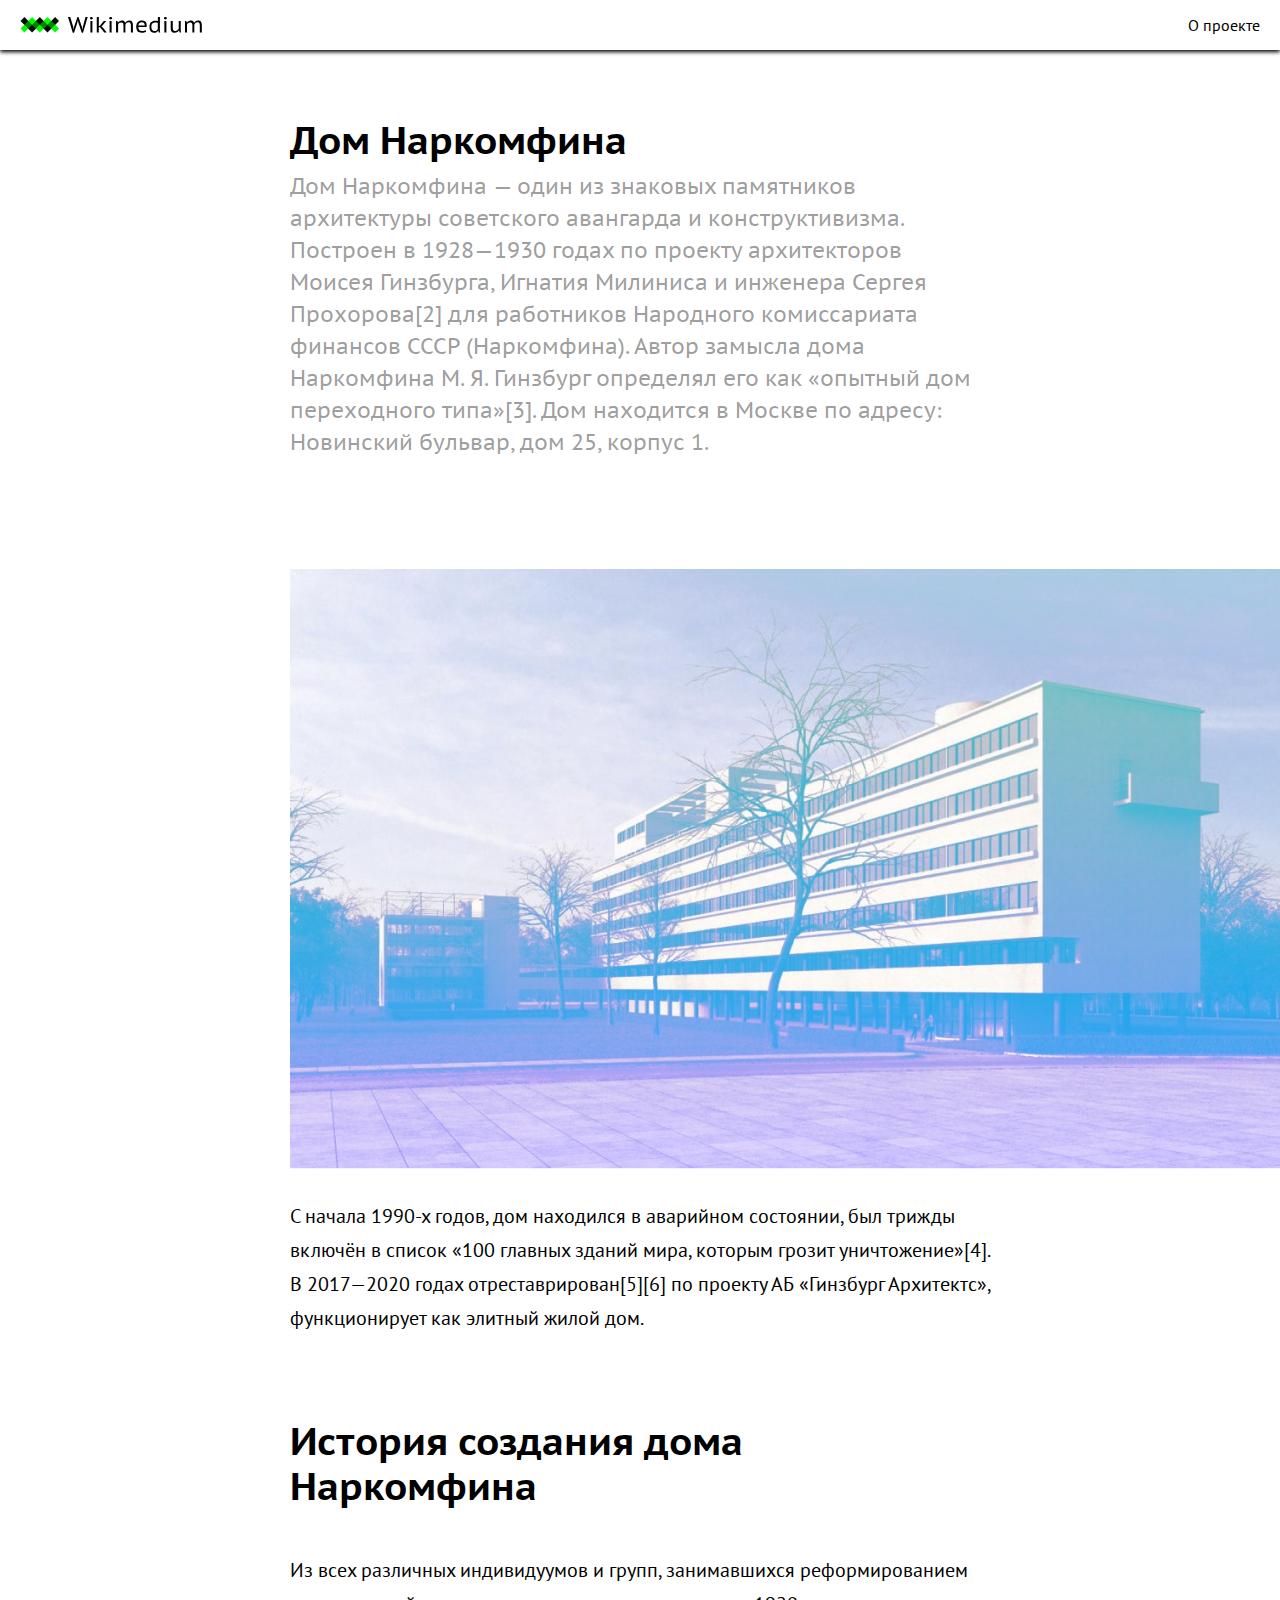
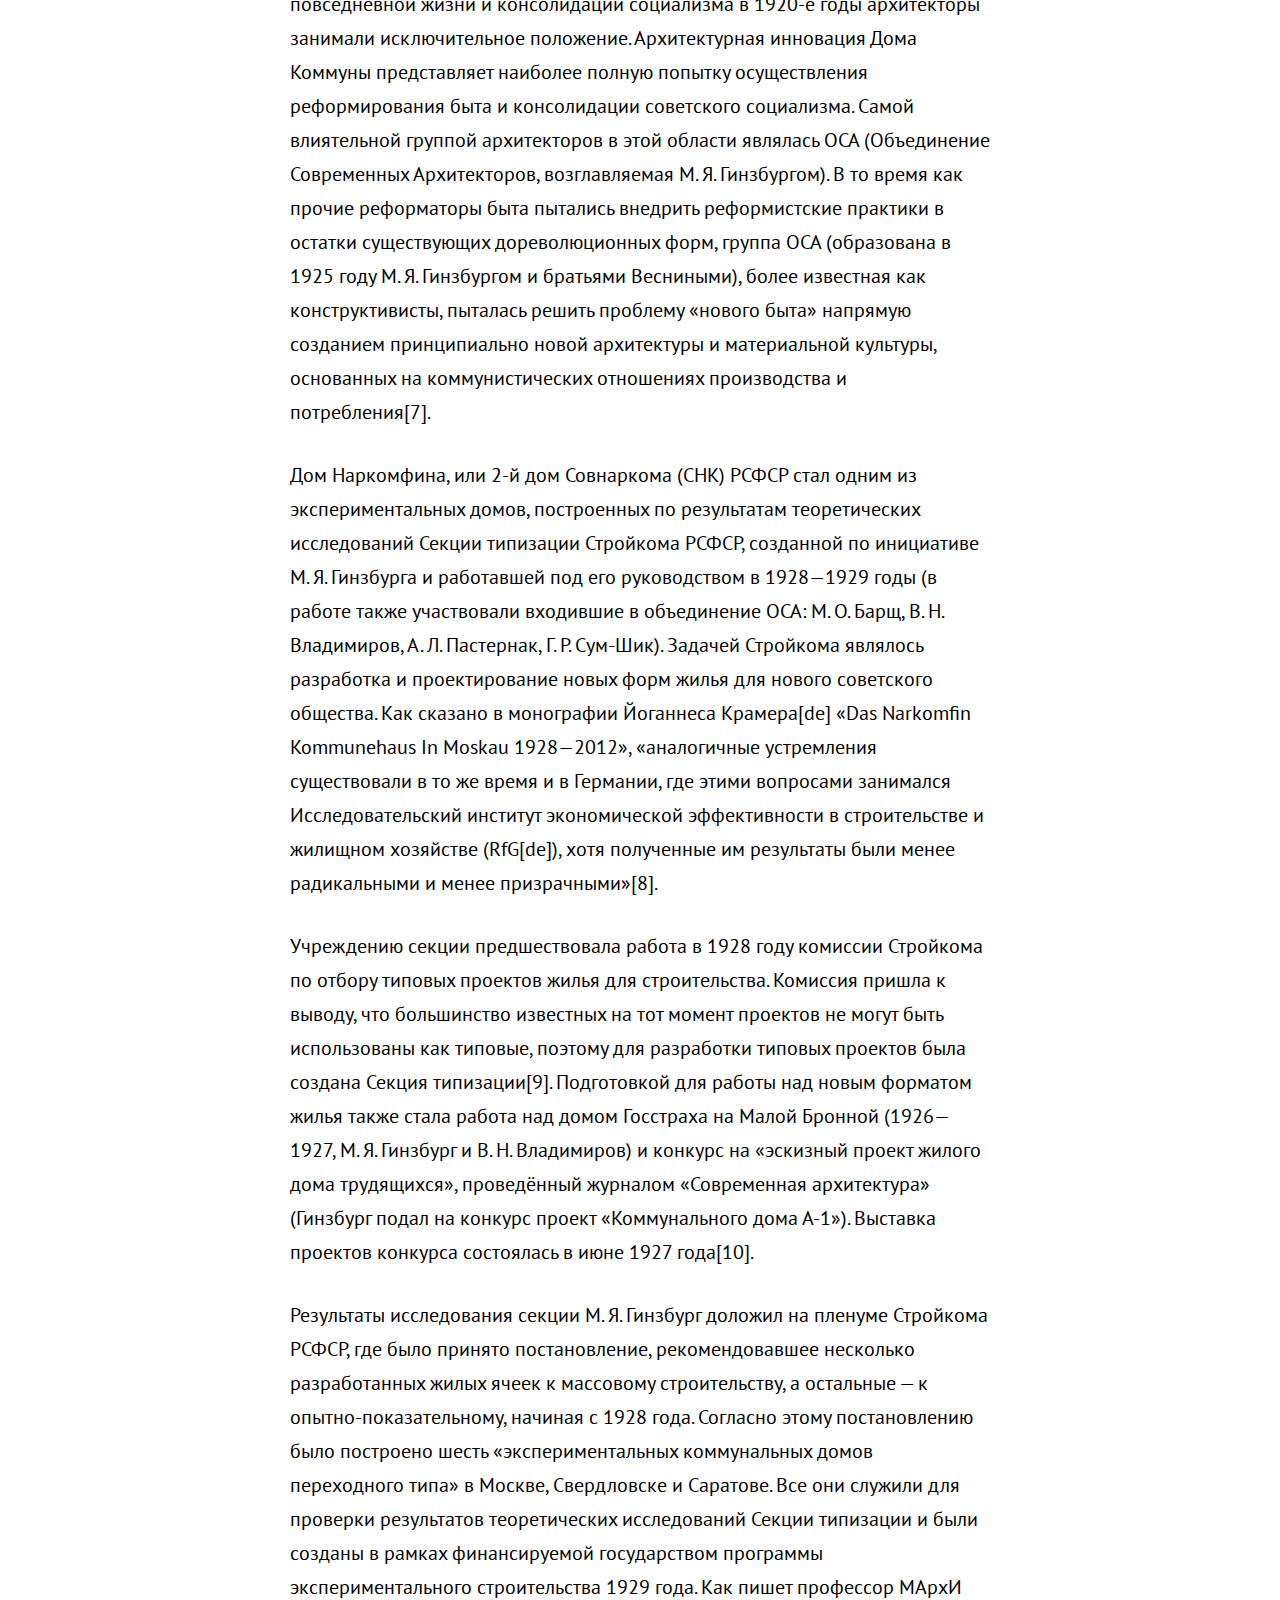
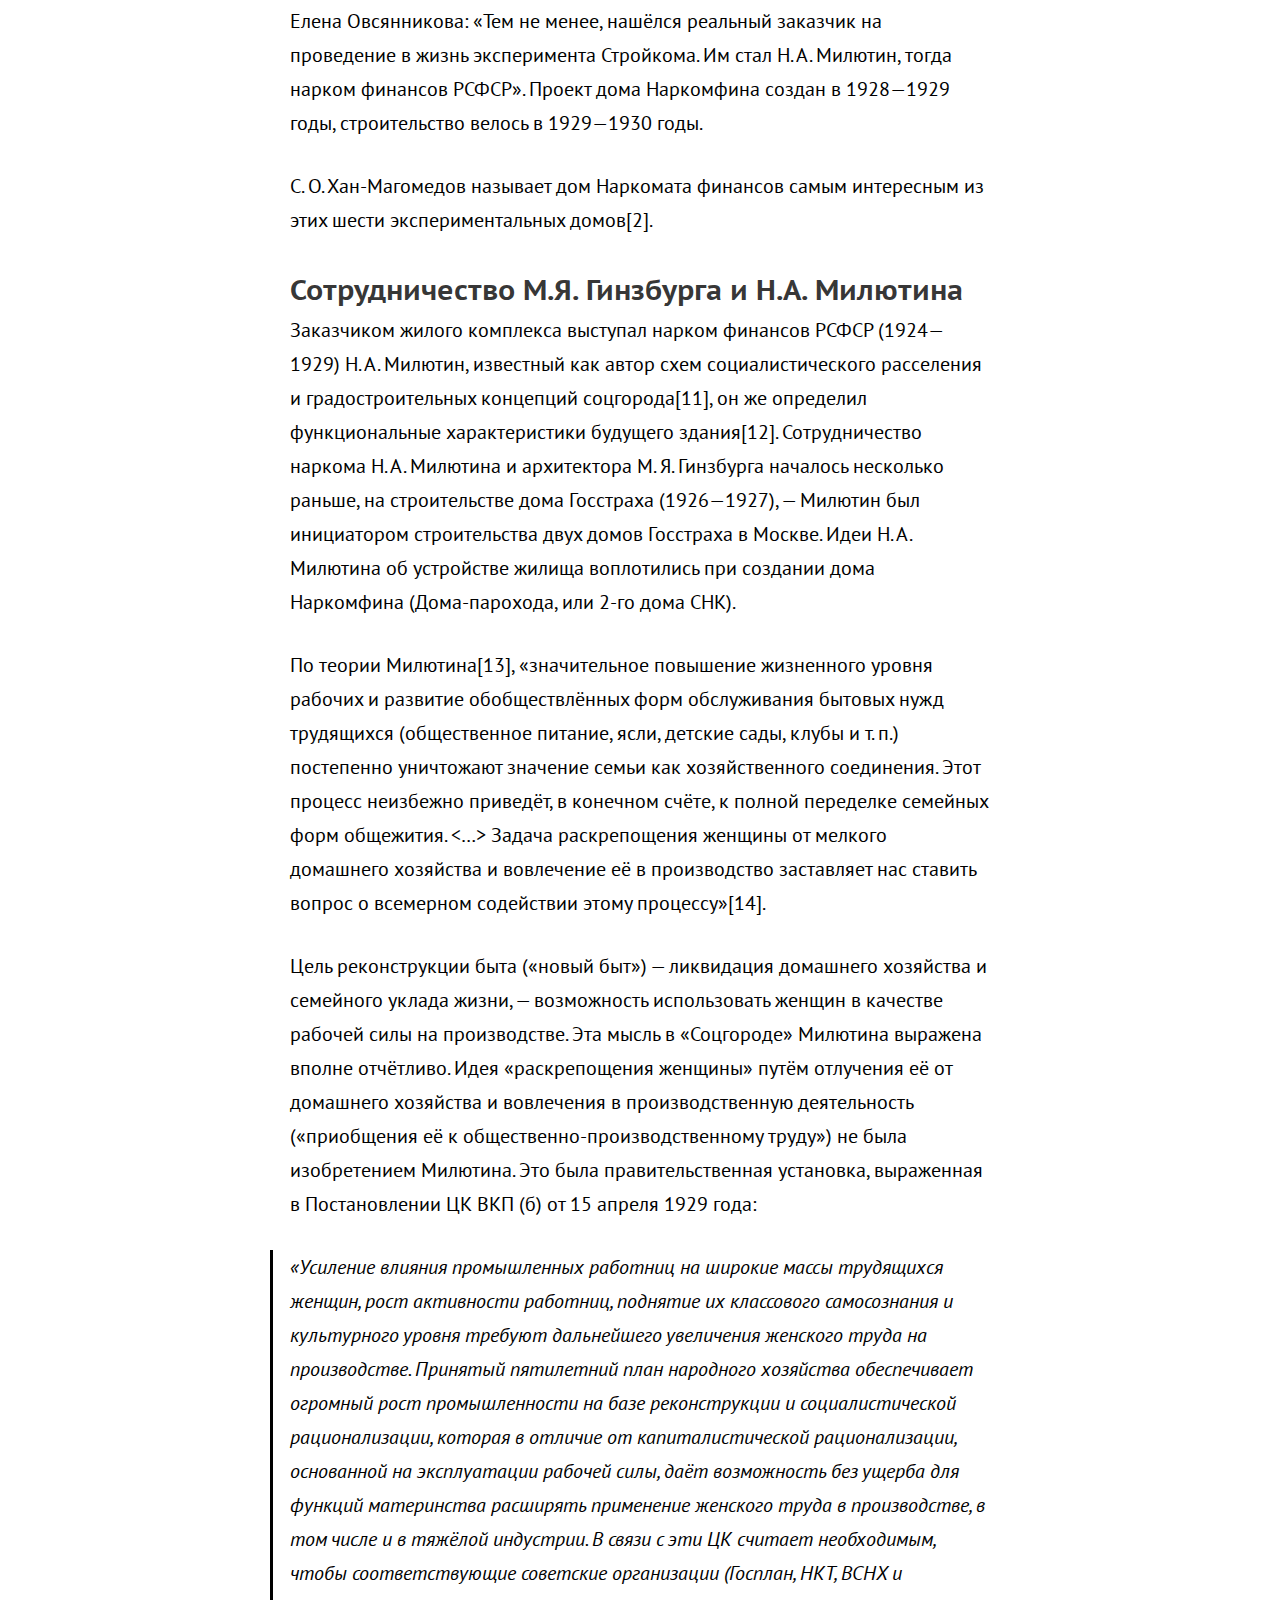
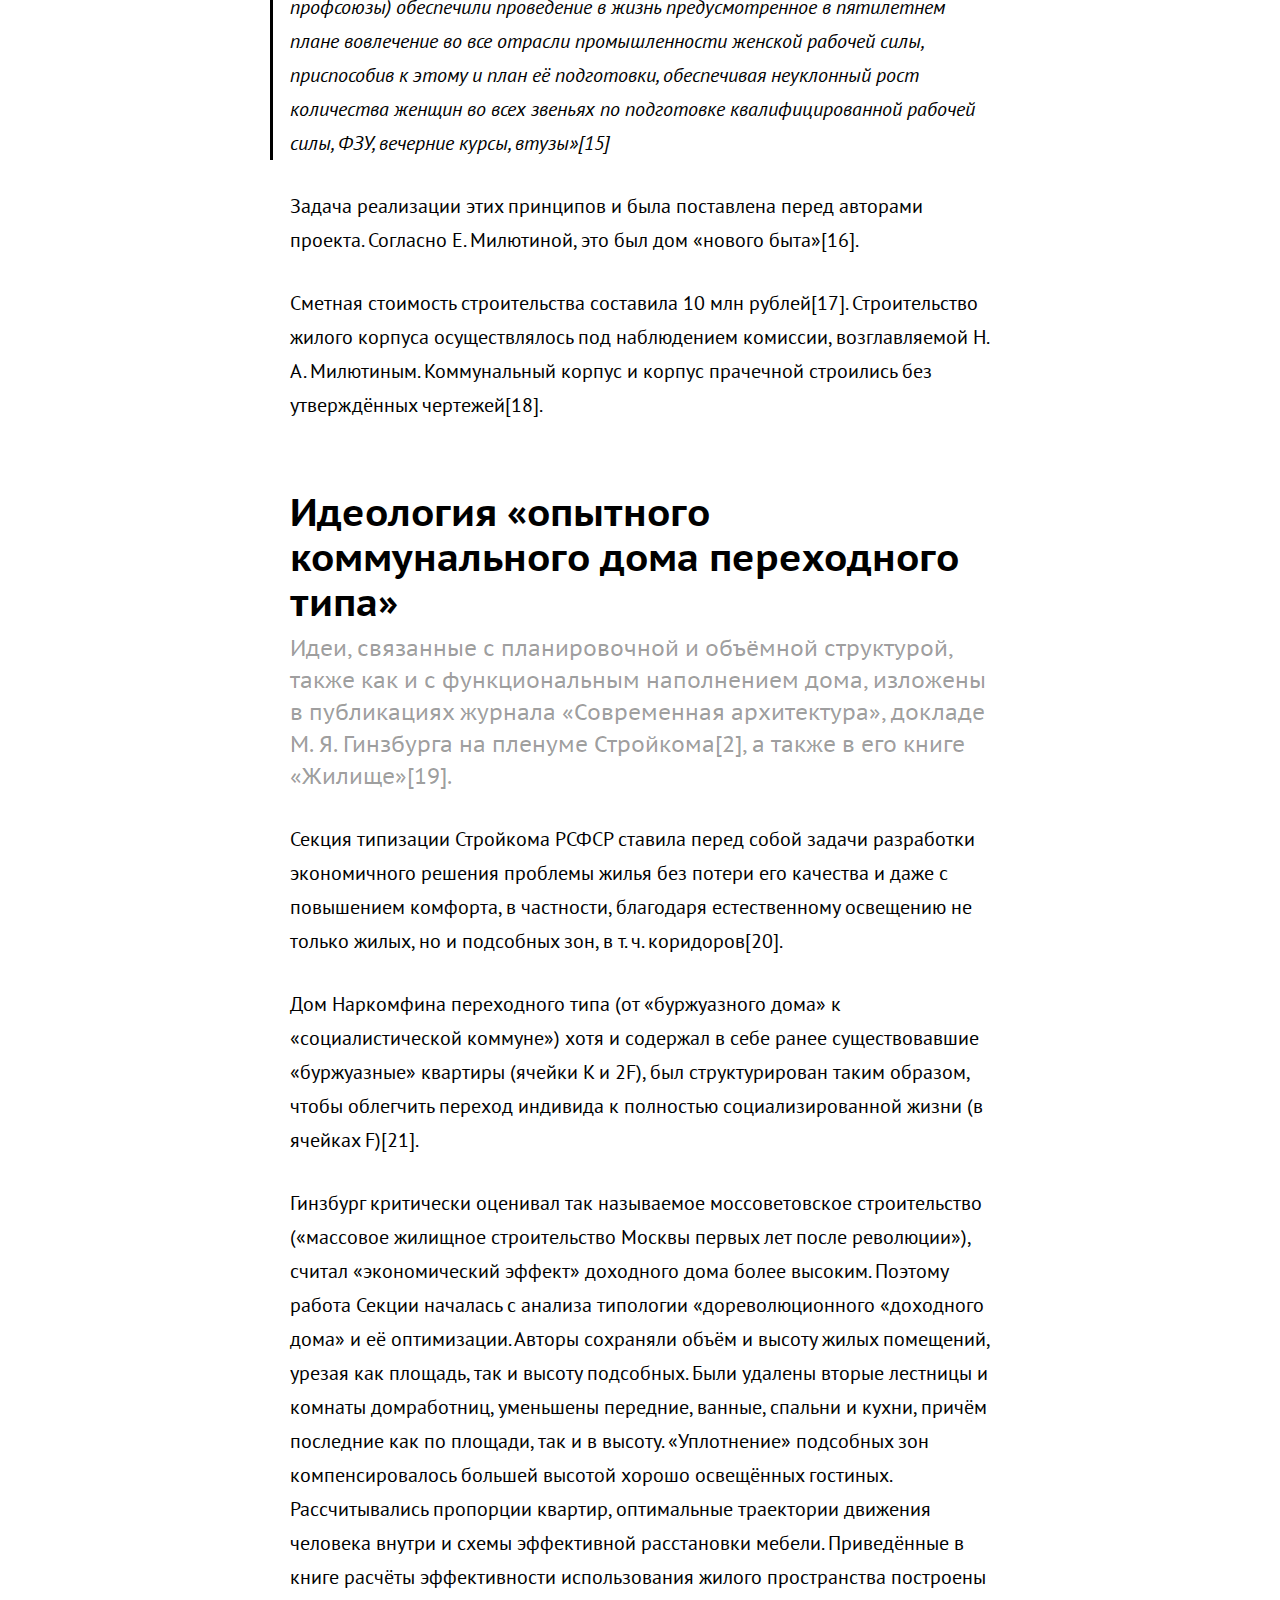
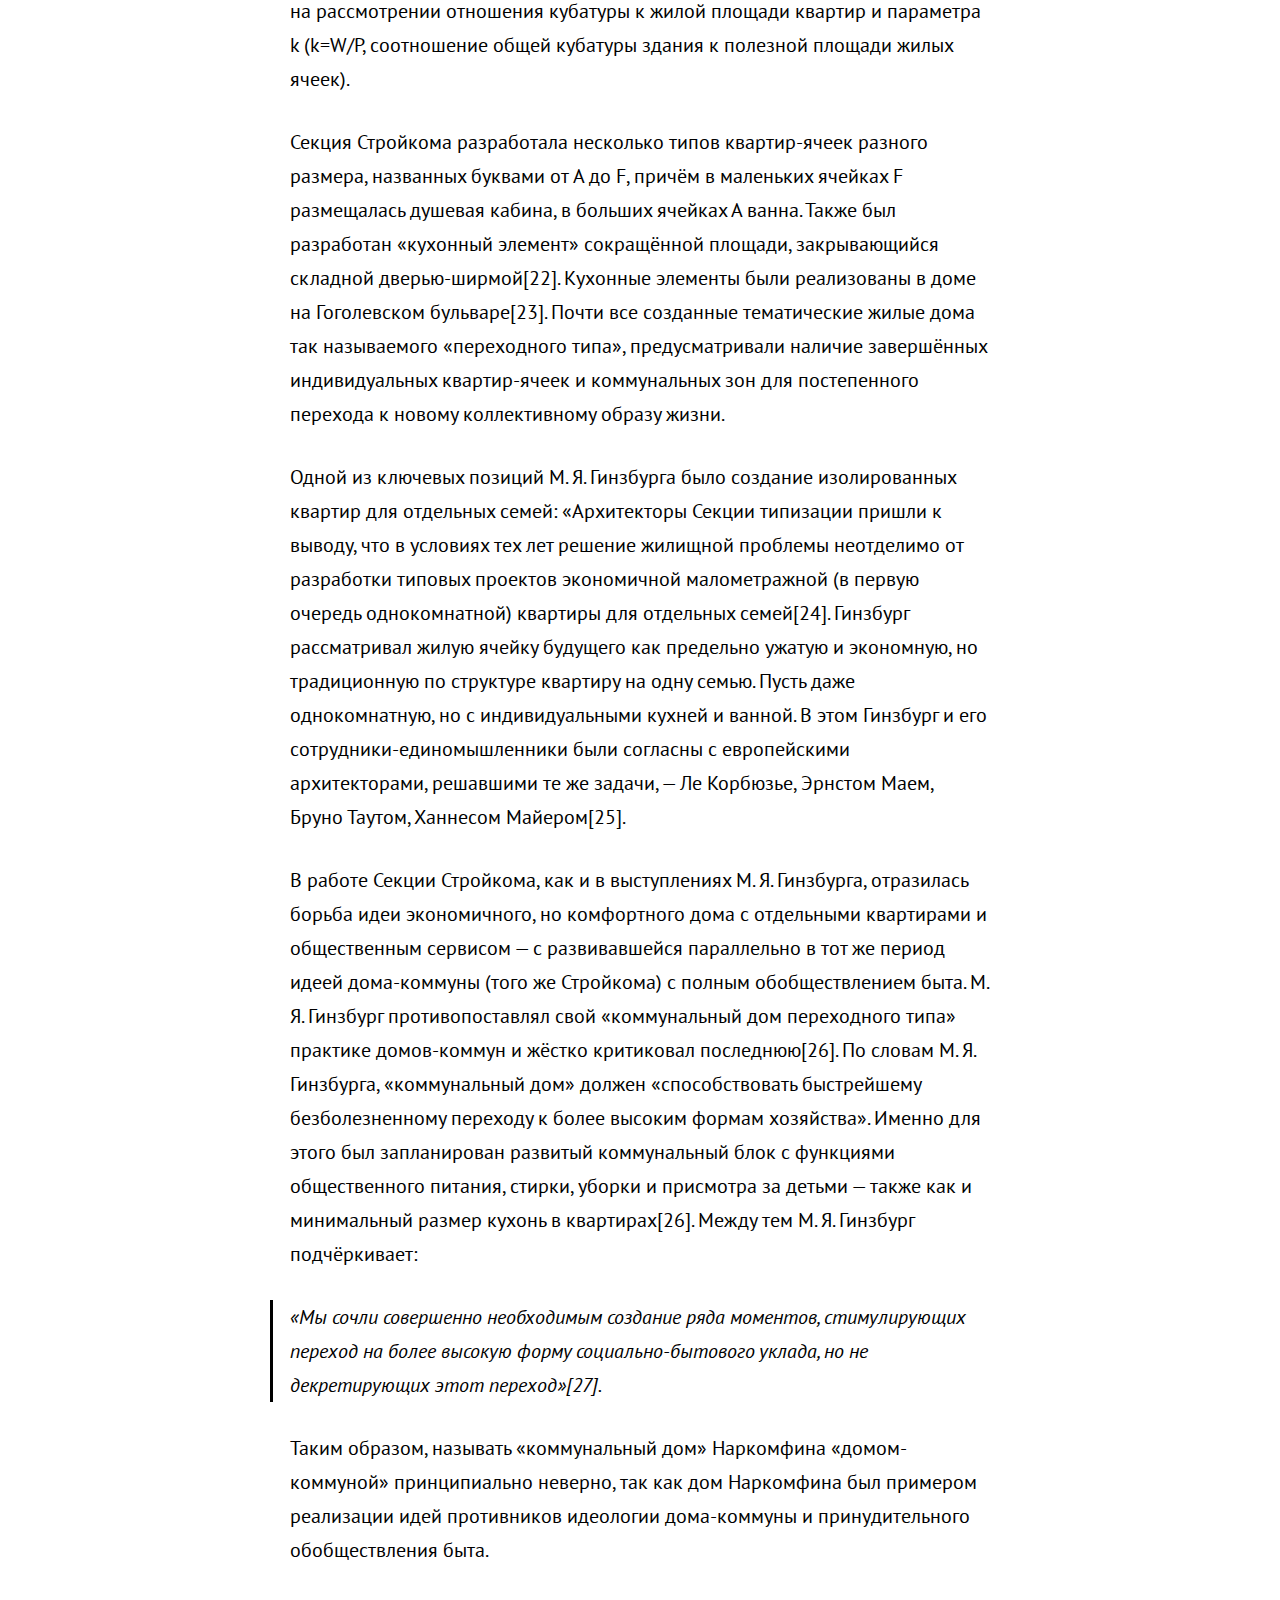
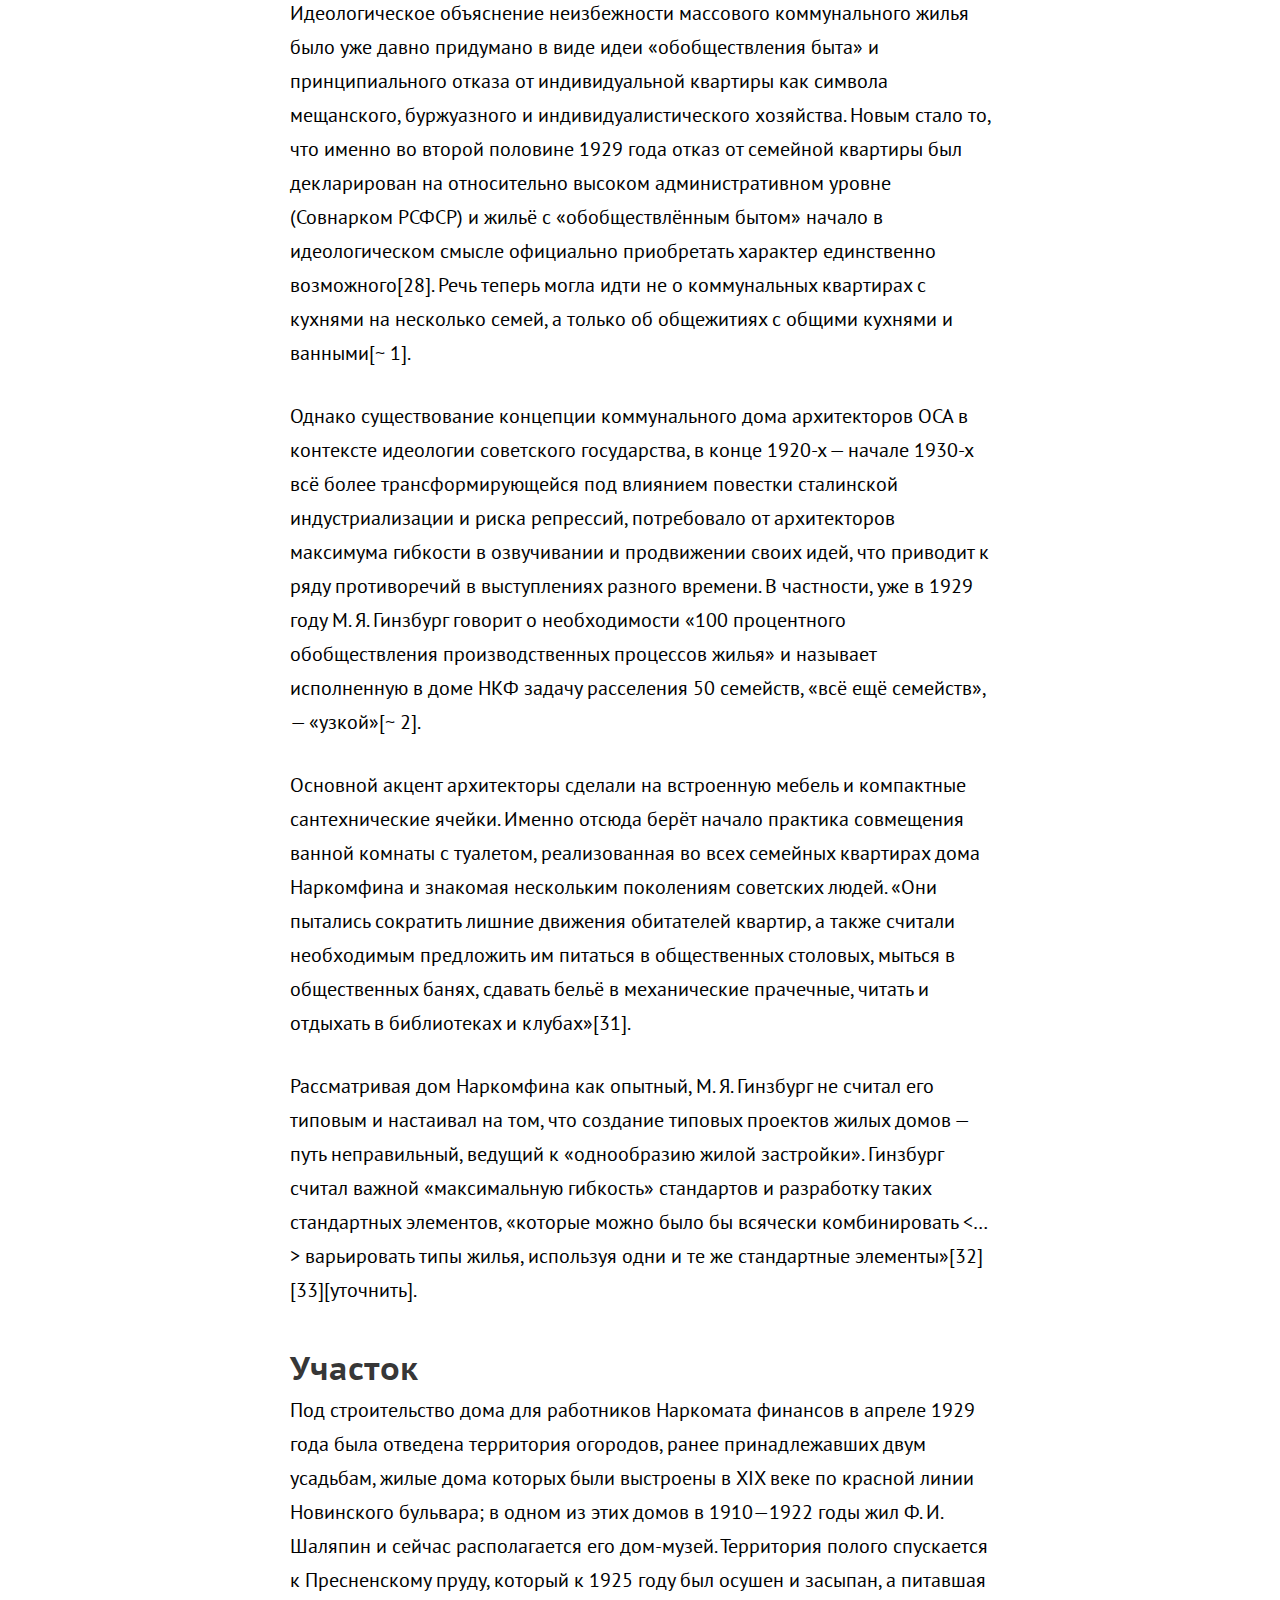
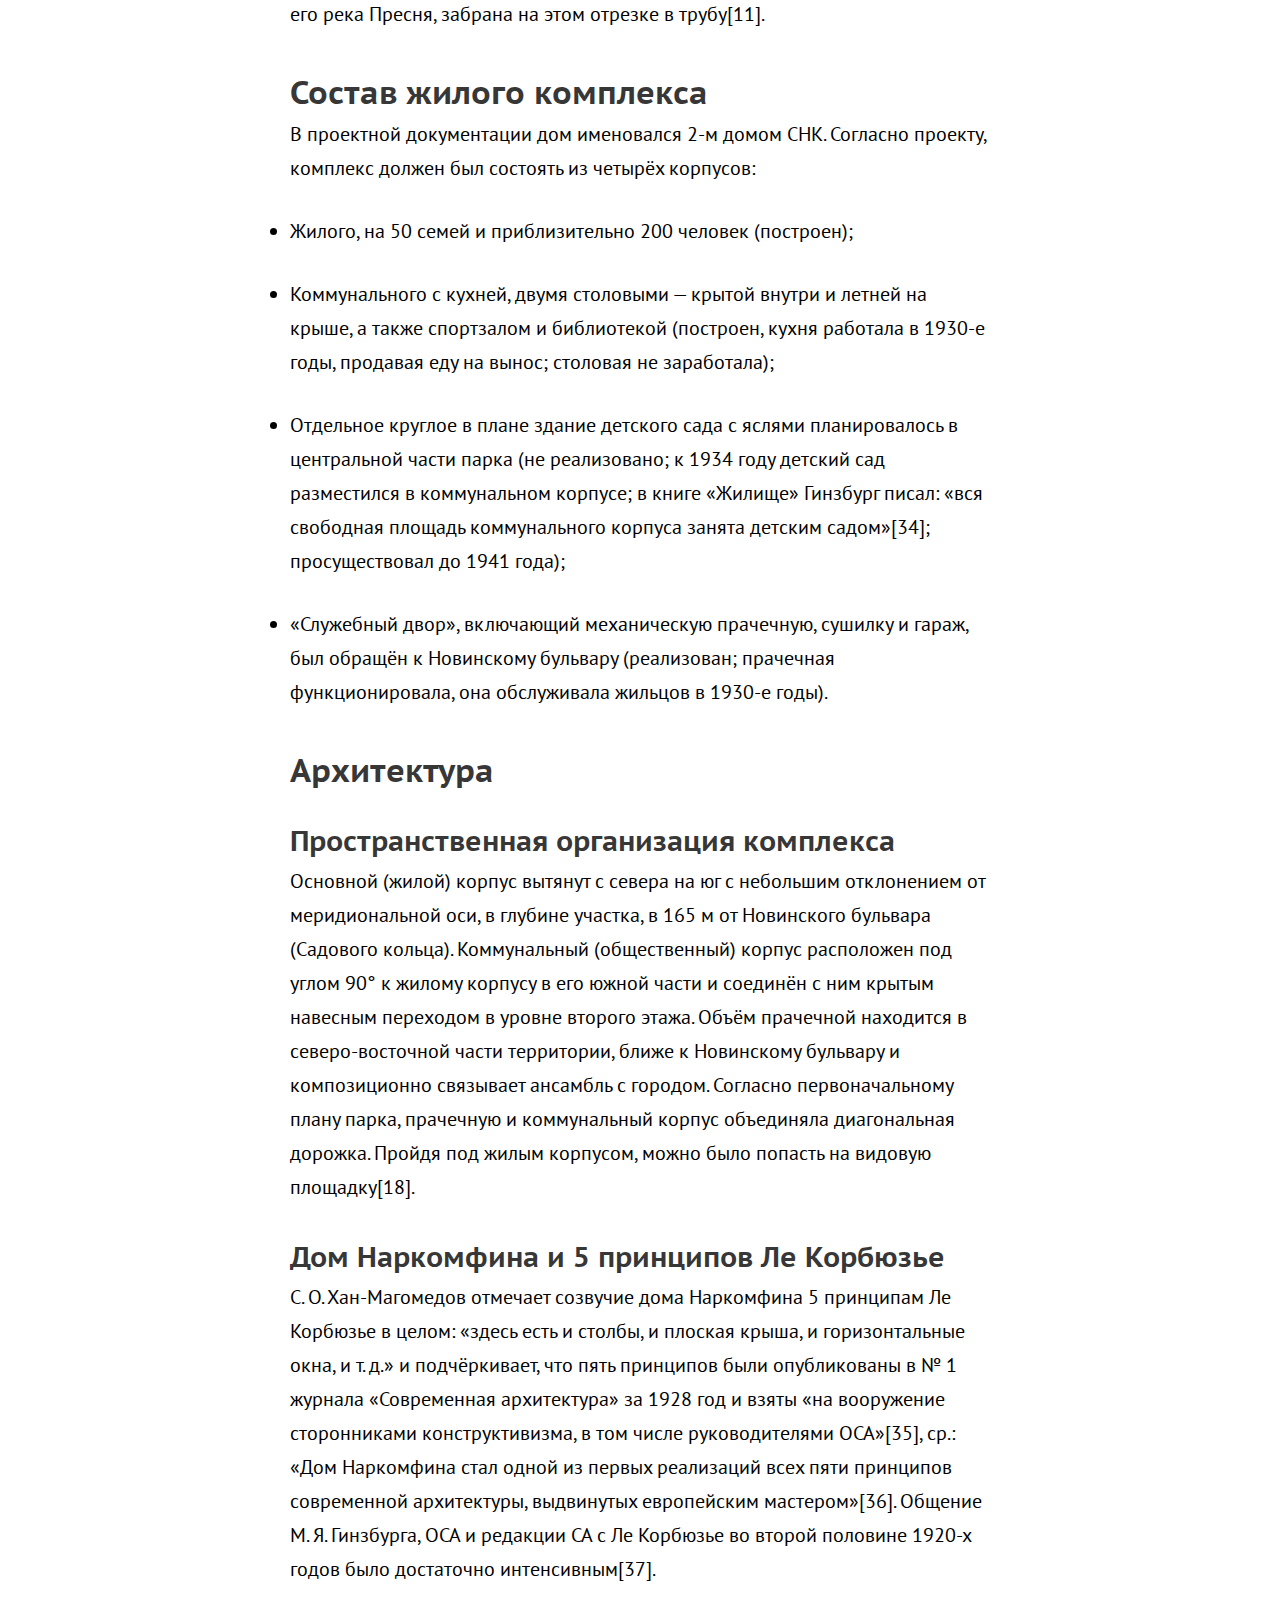
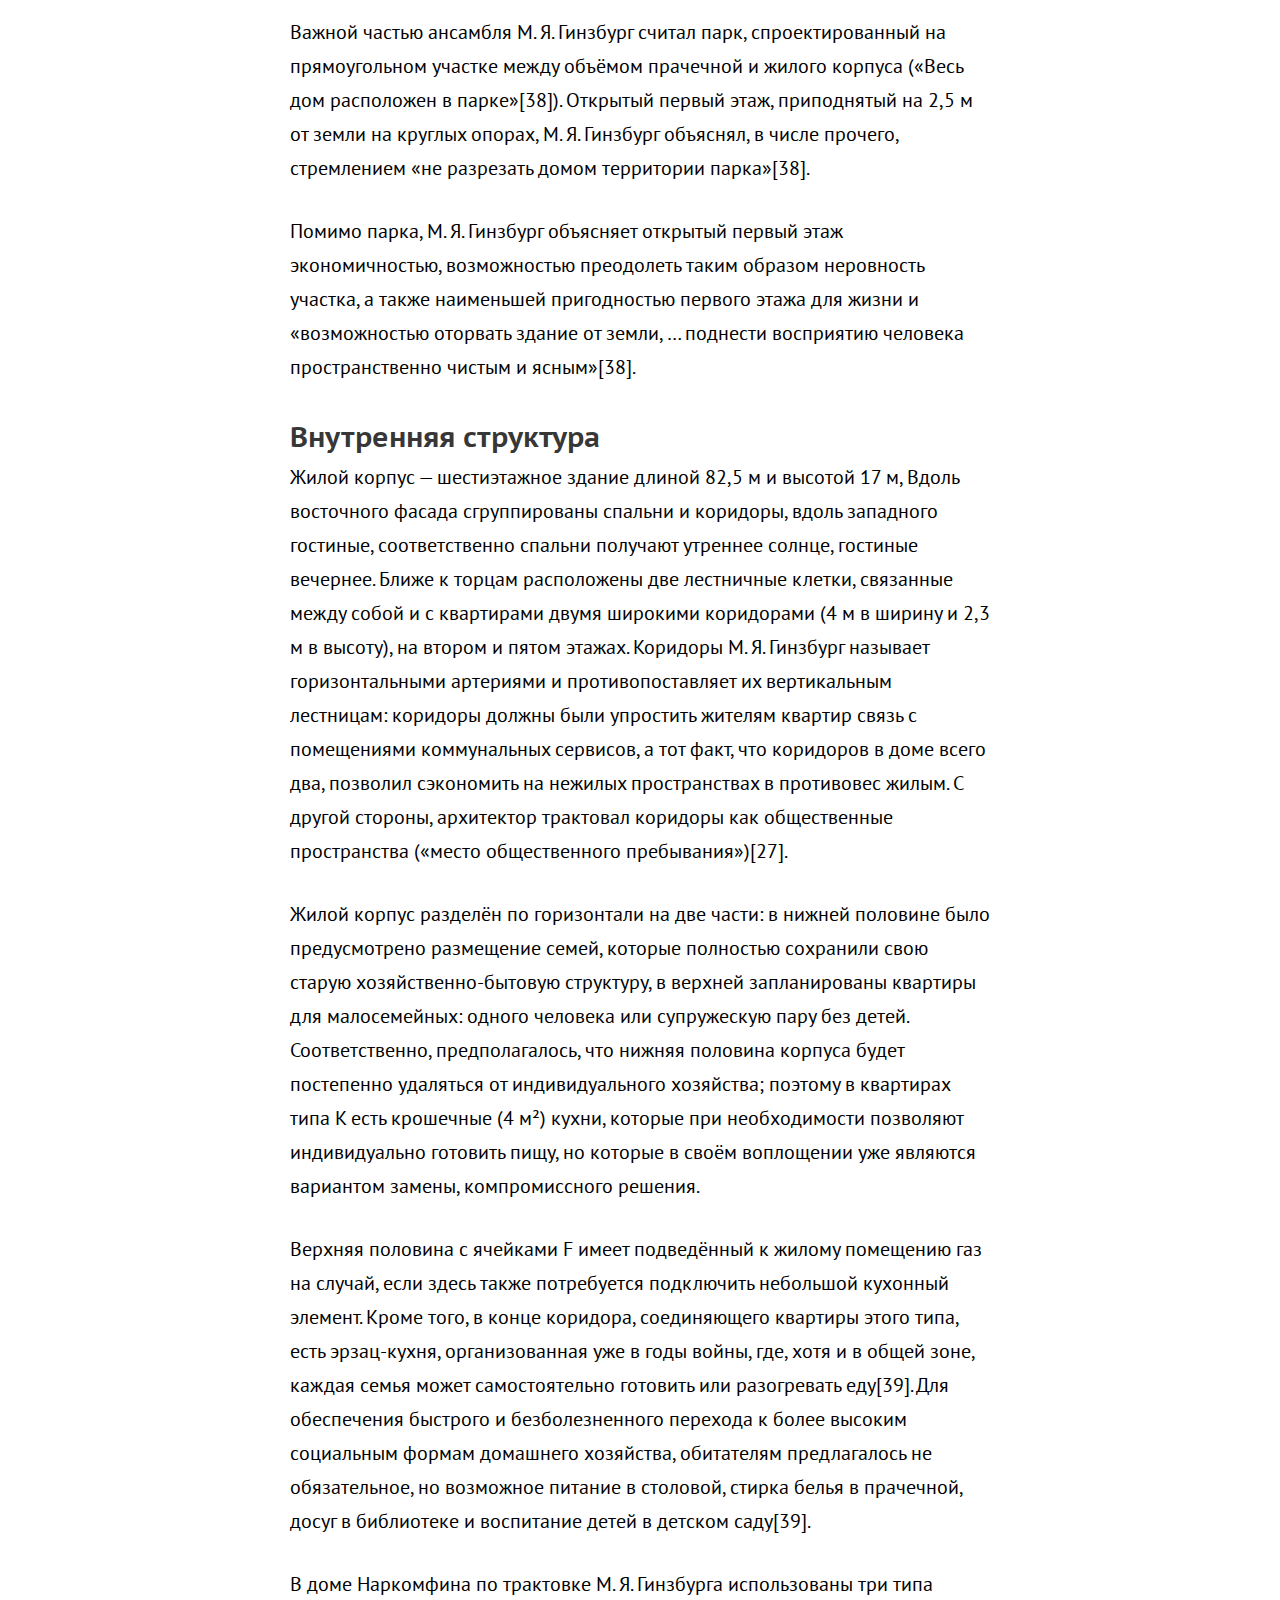
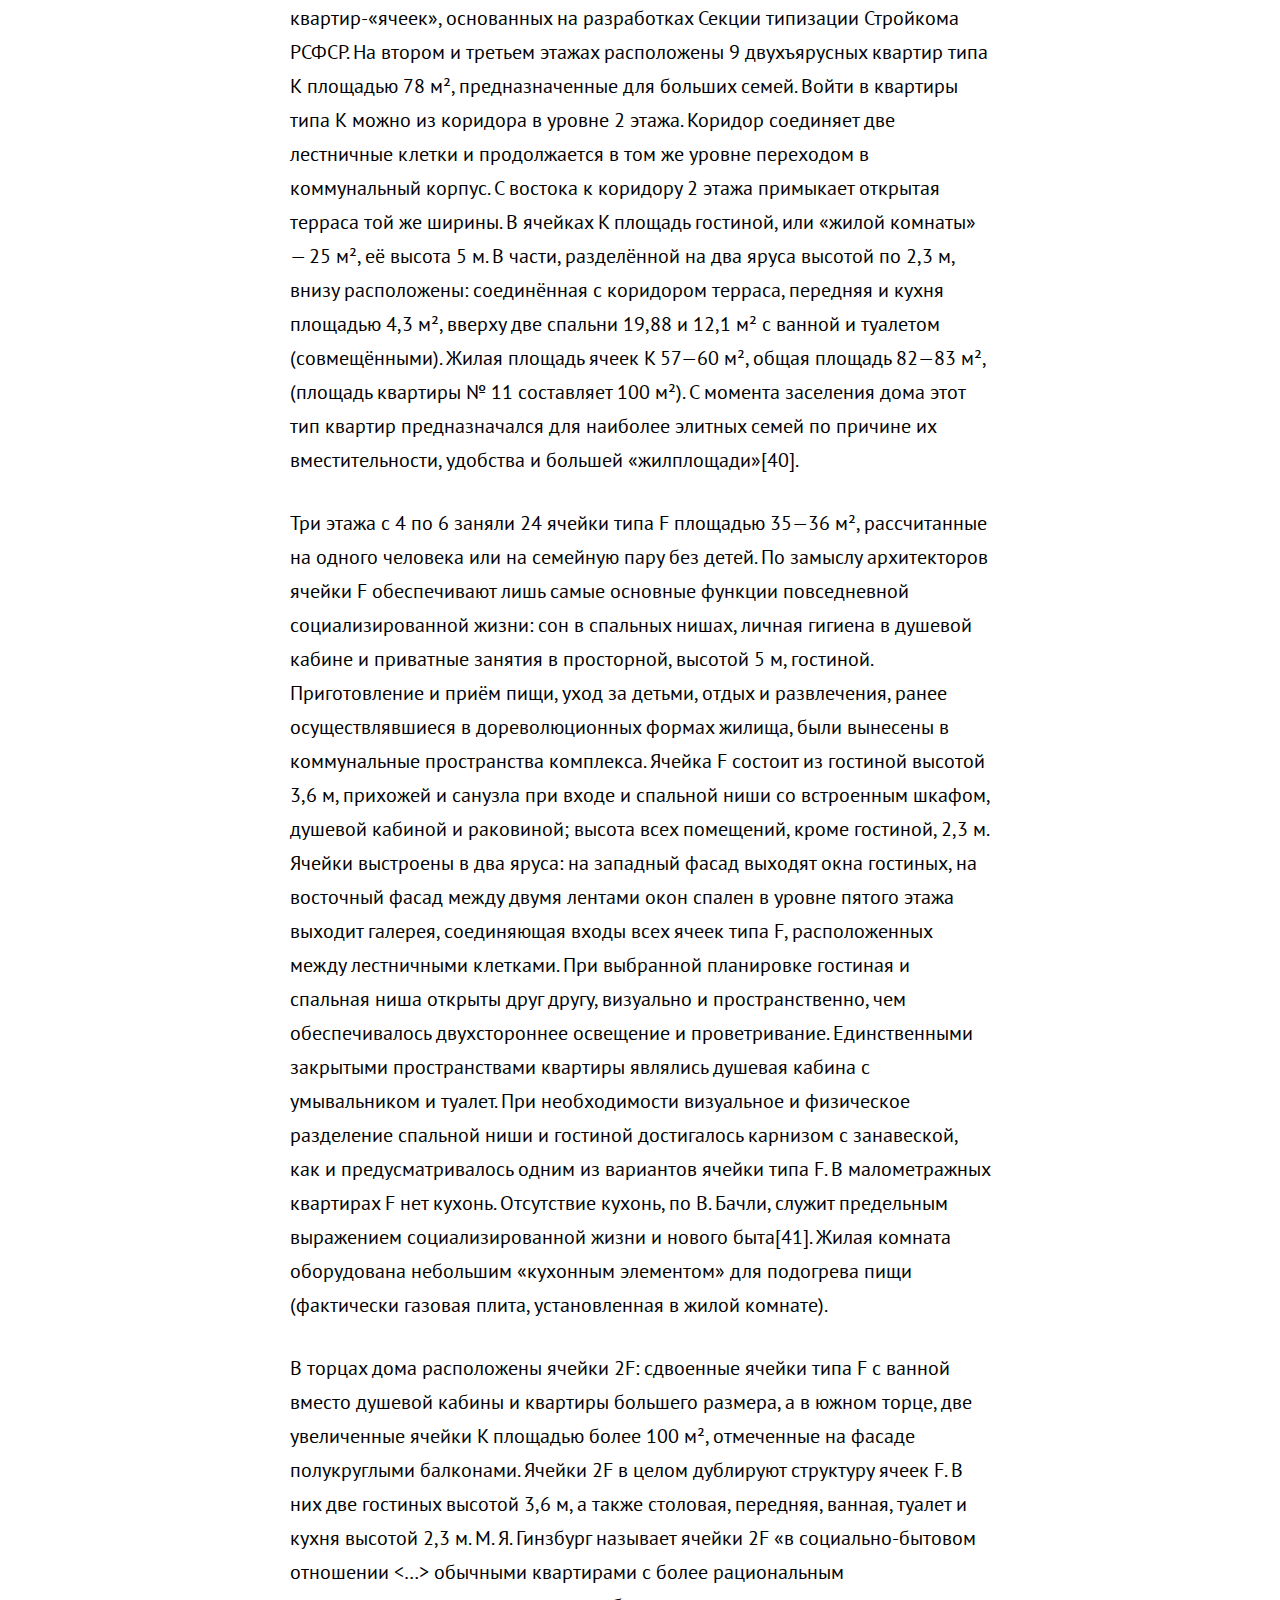
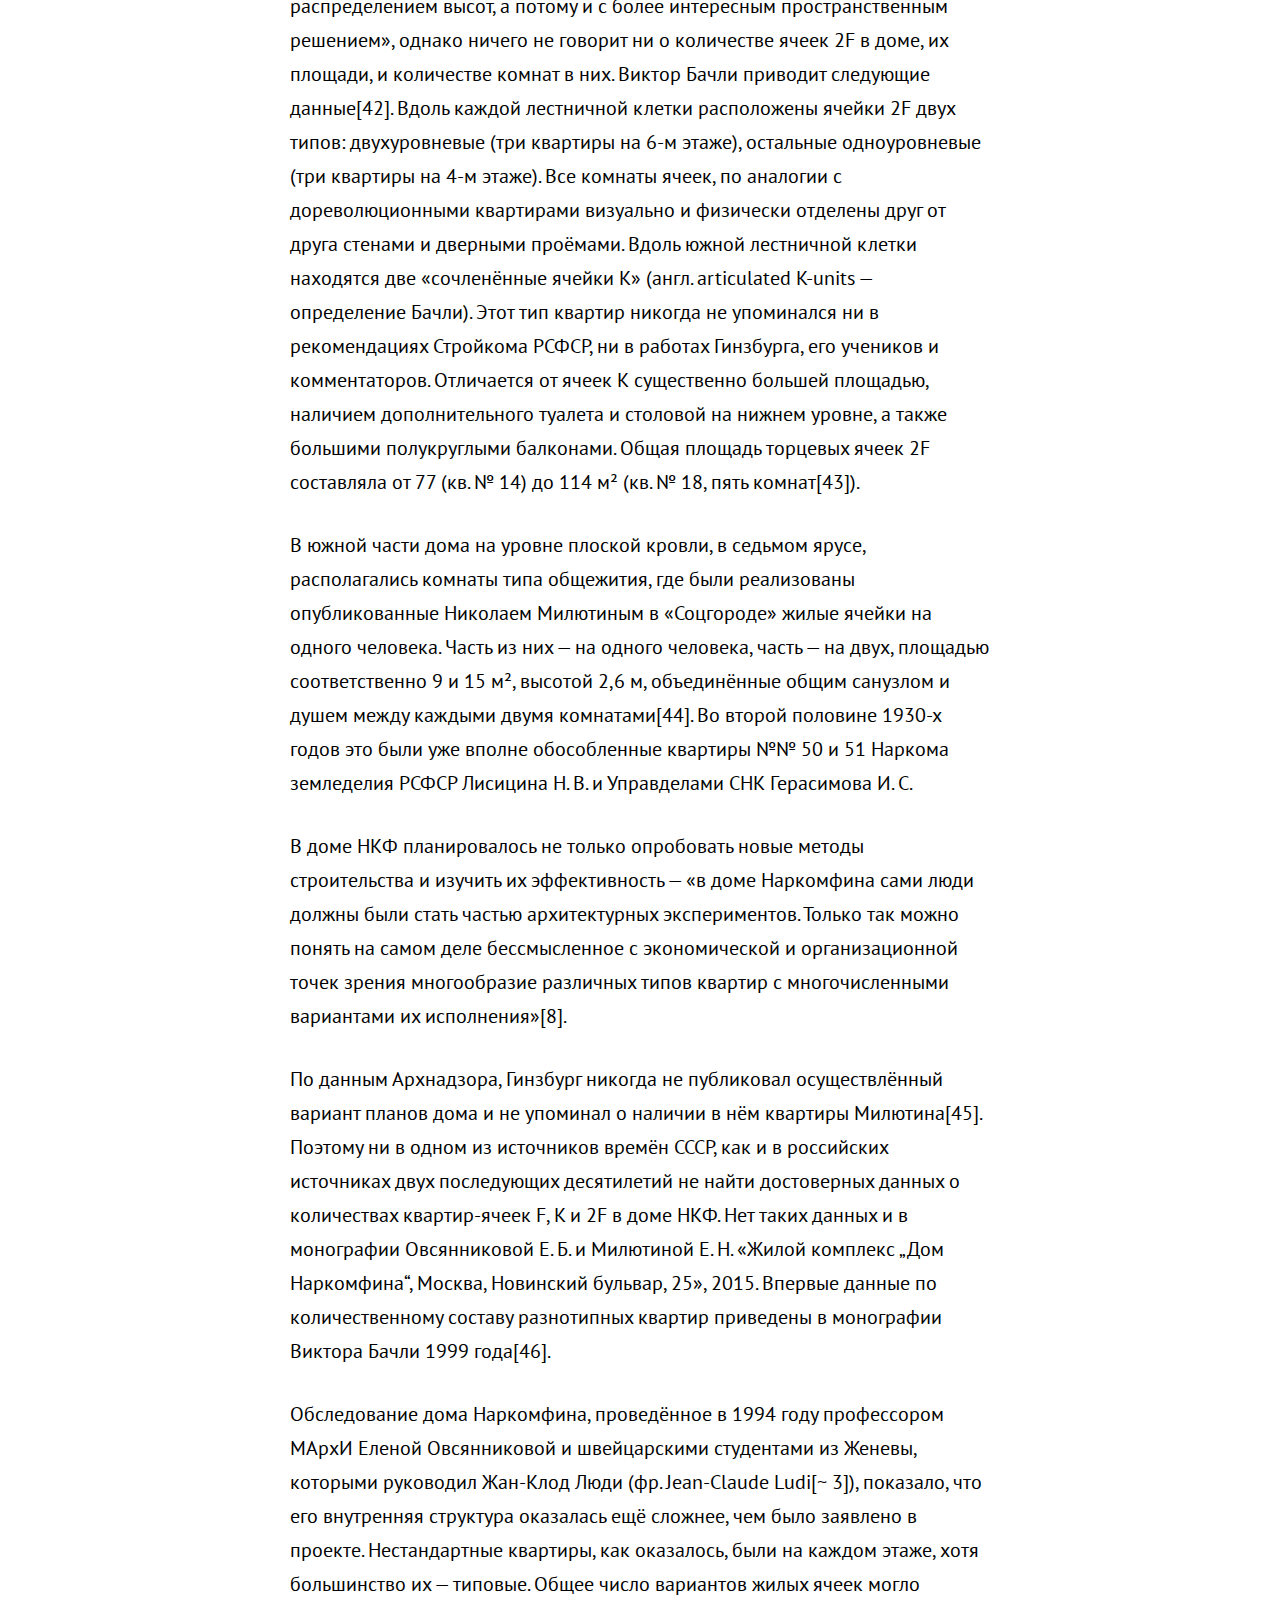
<file: index.html>
<!DOCTYPE html>
<html lang="en" dir="ltr">
  <head>
    <meta charset="utf-8">
        <meta name="viewport" content="width=device-width">
    <link rel="icon" type="image/x-icon" href="images/favicon.ico" />
    <link rel="icon" type="image/png" href="images/favicon.png" />
    <title>Дом Наркомфина - Википедия</title>
    <link rel="stylesheet" href="stylesheets/style.css">
    <script src="javascript/jquery-3.6.1.js" charset="utf-8"></script>

  </head>
<body>
  <div class="menubar">
    <a href="index.html"><img src="images/logo.svg" alt=""></a>
    <a href="about.html">О проекте</li>
  </div>
  <nav class="sidebar">
       <ul>
         <li><a href="index.html">Дом Наркомфина – жилой дом переходного типа</a></li>
         <li><a href="#s1">История создания</a></li>
         <li><a href="#s2">Идеология</a></li>
         <li><a href="#s3">Критика проекта</a></li>
         <li><a href="#s4">История эксплуатации и проект реставрации</a></li>
         <li><a href="s5">Значение проекта в исторической перспективе</a></li>
         <li><a href="s6">Реальная жизнь в доме Нарком</a></li>
         <li><a href="s7">См.также</a></li>
       </ul>

     </nav>

<article>
  <h1>Дом Наркомфина</h1>
  <p><strong>Дом Наркомфина</strong> — один из знаковых памятников архитектуры советского авангарда и конструктивизма. Построен в 1928—1930 годах по проекту архитекторов Моисея Гинзбурга, Игнатия Милиниса и инженера Сергея Прохорова[2] для работников Народного комиссариата финансов СССР (Наркомфина). Автор замысла дома Наркомфина М. Я. Гинзбург определял его как «опытный дом переходного типа»[3]. Дом находится в Москве по адресу: Новинский бульвар, дом 25, корпус 1.
  <br>
  <br>
  <img src="images/narkomfin 1.jpg" alt="Вид отреставрированного дома Наркомфина со стороны Новинского бульвара, май 2021">

  <p>С начала 1990-х годов, дом находился в аварийном состоянии, был трижды включён в список «100 главных зданий мира, которым грозит уничтожение»[4]. В 2017—2020 годах отреставрирован[5][6] по проекту АБ «Гинзбург Архитектс», функционирует как элитный жилой дом.</p>

      <br>
    <h1 id="s1">История создания дома Наркомфина</h1>
    <br>
    <p>Из всех различных индивидуумов и групп, занимавшихся реформированием повседневной жизни и консолидации социализма в 1920-е годы архитекторы занимали исключительное положение. Архитектурная инновация Дома Коммуны представляет наиболее полную попытку осуществления реформирования быта и консолидации советского социализма. Самой влиятельной группой архитекторов в этой области являлась ОСА (Объединение Современных Архитекторов, возглавляемая М. Я. Гинзбургом). В то время как прочие реформаторы быта пытались внедрить реформистские практики в остатки существующих дореволюционных форм, группа ОСА (образована в 1925 году М. Я. Гинзбургом и братьями Весниными), более известная как конструктивисты, пыталась решить проблему «нового быта» напрямую созданием принципиально новой архитектуры и материальной культуры, основанных на коммунистических отношениях производства и потребления[7].</p>
    <p>Дом Наркомфина, или 2-й дом Совнаркома (СНК) РСФСР стал одним из экспериментальных домов, построенных по результатам теоретических исследований Секции типизации Стройкома РСФСР, созданной по инициативе М. Я. Гинзбурга и работавшей под его руководством в 1928—1929 годы (в работе также участвовали входившие в объединение ОСА: М. О. Барщ, В. Н. Владимиров, А. Л. Пастернак, Г. Р. Сум-Шик). Задачей Стройкома являлось разработка и проектирование новых форм жилья для нового советского общества. Как сказано в монографии Йоганнеса Крамера[de] «Das Narkomfin Kommunehaus In Moskau 1928—2012», «аналогичные устремления существовали в то же время и в Германии, где этими вопросами занимался Исследовательский институт экономической эффективности в строительстве и жилищном хозяйстве (RfG[de]), хотя полученные им результаты были менее радикальными и менее призрачными»[8].</p>
    <p>Учреждению секции предшествовала работа в 1928 году комиссии Стройкома по отбору типовых проектов жилья для строительства. Комиссия пришла к выводу, что большинство известных на тот момент проектов не могут быть использованы как типовые, поэтому для разработки типовых проектов была создана Секция типизации[9]. Подготовкой для работы над новым форматом жилья также стала работа над домом Госстраха на Малой Бронной (1926—1927, М. Я. Гинзбург и В. Н. Владимиров) и конкурс на «эскизный проект жилого дома трудящихся», проведённый журналом «Современная архитектура» (Гинзбург подал на конкурс проект «Коммунального дома А-1»). Выставка проектов конкурса состоялась в июне 1927 года[10].</p>
    <p>Результаты исследования секции М. Я. Гинзбург доложил на пленуме Стройкома РСФСР, где было принято постановление, рекомендовавшее несколько разработанных жилых ячеек к массовому строительству, а остальные — к опытно-показательному, начиная с 1928 года. Согласно этому постановлению было построено шесть «экспериментальных коммунальных домов переходного типа» в Москве, Свердловске и Саратове. Все они служили для проверки результатов теоретических исследований Секции типизации и были созданы в рамках финансируемой государством программы экспериментального строительства 1929 года. Как пишет профессор МАрхИ Елена Овсянникова: «Тем не менее, нашёлся реальный заказчик на проведение в жизнь эксперимента Стройкома. Им стал Н. А. Милютин, тогда нарком финансов РСФСР». Проект дома Наркомфина создан в 1928—1929 годы, строительство велось в 1929—1930 годы.</p>
    <p>С. О. Хан-Магомедов называет дом Наркомата финансов самым интересным из этих шести экспериментальных домов[2].</p>
    <h3>Сотрудничество М.Я. Гинзбурга и Н.А. Милютина</h3>
    <p>Заказчиком жилого комплекса выступал нарком финансов РСФСР (1924—1929) Н. А. Милютин, известный как автор схем социалистического расселения и градостроительных концепций соцгорода[11], он же определил функциональные характеристики будущего здания[12]. Сотрудничество наркома Н. А. Милютина и архитектора М. Я. Гинзбурга началось несколько раньше, на строительстве дома Госстраха (1926—1927), — Милютин был инициатором строительства двух домов Госстраха в Москве. Идеи Н. А. Милютина об устройстве жилища воплотились при создании дома Наркомфина (Дома-парохода, или 2-го дома СНК).</p>
    <p>По теории Милютина[13], <em>«значительное повышение жизненного уровня рабочих и развитие обобществлённых форм обслуживания бытовых нужд трудящихся (общественное питание, ясли, детские сады, клубы и т. п.) постепенно уничтожают значение семьи как хозяйственного соединения. Этот процесс неизбежно приведёт, в конечном счёте, к полной переделке семейных форм общежития. <…> Задача раскрепощения женщины от мелкого домашнего хозяйства и вовлечение её в производство заставляет нас ставить вопрос о всемерном содействии этому процессу»</em>[14].</p>
    <p>Цель реконструкции быта («новый быт») — ликвидация домашнего хозяйства и семейного уклада жизни, — возможность использовать женщин в качестве рабочей силы на производстве. Эта мысль в «Соцгороде» Милютина выражена вполне отчётливо. Идея «раскрепощения женщины» путём отлучения её от домашнего хозяйства и вовлечения в производственную деятельность («приобщения её к общественно-производственному труду») не была изобретением Милютина. Это была правительственная установка, выраженная в Постановлении ЦК ВКП (б) от 15 апреля 1929 года:</p>
    <blockquote cite="http://">
      «Усиление влияния промышленных работниц на широкие массы трудящихся женщин, рост активности работниц, поднятие их классового самосознания и культурного уровня требуют дальнейшего увеличения женского труда на производстве. Принятый пятилетний план народного хозяйства обеспечивает огромный рост промышленности на базе реконструкции и социалистической рационализации, которая в отличие от капиталистической рационализации, основанной на эксплуатации рабочей силы, даёт возможность без ущерба для функций материнства расширять применение женского труда в производстве, в том числе и в тяжёлой индустрии. В связи с эти ЦК считает необходимым, чтобы соответствующие советские организации (Госплан, НКТ, ВСНХ и профсоюзы) обеспечили проведение в жизнь предусмотренное в пятилетнем плане вовлечение во все отрасли промышленности женской рабочей силы, приспособив к этому и план её подготовки, обеспечивая неуклонный рост количества женщин во всех звеньях по подготовке квалифицированной рабочей силы, ФЗУ, вечерние курсы, втузы»[15]
    </blockquote>
    <p>Задача реализации этих принципов и была поставлена перед авторами проекта. Согласно Е. Милютиной, это был дом «нового быта»[16].</p>
    <p>Сметная стоимость строительства составила 10 млн рублей[17]. Строительство жилого корпуса осуществлялось под наблюдением комиссии, возглавляемой Н. А. Милютиным. Коммунальный корпус и корпус прачечной строились без утверждённых чертежей[18].</p>
    <h1 id="s2">Идеология «опытного коммунального дома переходного типа»</h1>


    <p>Идеи, связанные с планировочной и объёмной структурой, также как и с функциональным наполнением дома, изложены в публикациях журнала «Современная архитектура», докладе М. Я. Гинзбурга на пленуме Стройкома[2], а также в его книге «Жилище»[19].</p>
    <p>Секция типизации Стройкома РСФСР ставила перед собой задачи разработки экономичного решения проблемы жилья без потери его качества и даже с повышением комфорта, в частности, благодаря естественному освещению не только жилых, но и подсобных зон, в т. ч. коридоров[20].</p>
    <p>Дом Наркомфина переходного типа (от «буржуазного дома» к «социалистической коммуне») хотя и содержал в себе ранее существовавшие «буржуазные» квартиры (ячейки K и 2F), был структурирован таким образом, чтобы облегчить переход индивида к полностью социализированной жизни (в ячейках F)[21].</p>
    <p>Гинзбург критически оценивал так называемое моссоветовское строительство («массовое жилищное строительство Москвы первых лет после революции»), считал «экономический эффект» доходного дома более высоким. Поэтому работа Секции началась с анализа типологии «дореволюционного «доходного дома» и её оптимизации. Авторы сохраняли объём и высоту жилых помещений, урезая как площадь, так и высоту подсобных. Были удалены вторые лестницы и комнаты домработниц, уменьшены передние, ванные, спальни и кухни, причём последние как по площади, так и в высоту. «Уплотнение» подсобных зон компенсировалось большей высотой хорошо освещённых гостиных. Рассчитывались пропорции квартир, оптимальные траектории движения человека внутри и схемы эффективной расстановки мебели. Приведённые в книге расчёты эффективности использования жилого пространства построены на рассмотрении отношения кубатуры к жилой площади квартир и параметра k (k=W/P, соотношение общей кубатуры здания к полезной площади жилых ячеек).</p>
    <p>Секция Стройкома разработала несколько типов квартир-ячеек разного размера, названных буквами от A до F, причём в маленьких ячейках F размещалась душевая кабина, в больших ячейках А ванна. Также был разработан «кухонный элемент» сокращённой площади, закрывающийся складной дверью-ширмой[22]. Кухонные элементы были реализованы в доме на Гоголевском бульваре[23]. Почти все созданные тематические жилые дома так называемого «переходного типа», предусматривали наличие завершённых индивидуальных квартир-ячеек и коммунальных зон для постепенного перехода к новому коллективному образу жизни.</p>
    <p>Одной из ключевых позиций М. Я. Гинзбурга было создание изолированных квартир для отдельных семей: «Архитекторы Секции типизации пришли к выводу, что в условиях тех лет решение жилищной проблемы неотделимо от разработки типовых проектов экономичной малометражной (в первую очередь однокомнатной) квартиры для отдельных семей[24]. Гинзбург рассматривал жилую ячейку будущего как предельно ужатую и экономную, но традиционную по структуре квартиру на одну семью. Пусть даже однокомнатную, но с индивидуальными кухней и ванной. В этом Гинзбург и его сотрудники-единомышленники были согласны с европейскими архитекторами, решавшими те же задачи, — Ле Корбюзье, Эрнстом Маем, Бруно Таутом, Ханнесом Майером[25].</p>
    <p>В работе Секции Стройкома, как и в выступлениях М. Я. Гинзбурга, отразилась борьба идеи экономичного, но комфортного дома с отдельными квартирами и общественным сервисом — с развивавшейся параллельно в тот же период идеей дома-коммуны (того же Стройкома) с полным обобществлением быта. М. Я. Гинзбург противопоставлял свой «коммунальный дом переходного типа» практике домов-коммун и жёстко критиковал последнюю[26]. По словам М. Я. Гинзбурга, «коммунальный дом» должен «способствовать быстрейшему безболезненному переходу к более высоким формам хозяйства». Именно для этого был запланирован развитый коммунальный блок с функциями общественного питания, стирки, уборки и присмотра за детьми — также как и минимальный размер кухонь в квартирах[26]. Между тем М. Я. Гинзбург подчёркивает:</p>
    <blockquote cite="http://">
      <em>«Мы сочли совершенно необходимым создание ряда моментов, стимулирующих переход на более высокую форму социально-бытового уклада, но не декретирующих этот переход»[27].</em>
    </blockquote>
    <p>Таким образом, называть «коммунальный дом» Наркомфина «домом-коммуной» принципиально неверно, так как дом Наркомфина был примером реализации идей противников идеологии дома-коммуны и принудительного обобществления быта.</p>
    <p>Идеологическое объяснение неизбежности массового коммунального жилья было уже давно придумано в виде идеи «обобществления быта» и принципиального отказа от индивидуальной квартиры как символа мещанского, буржуазного и индивидуалистического хозяйства. Новым стало то, что именно во второй половине 1929 года отказ от семейной квартиры был декларирован на относительно высоком административном уровне (Совнарком РСФСР) и жильё с «обобществлённым бытом» начало в идеологическом смысле официально приобретать характер единственно возможного[28]. Речь теперь могла идти не о коммунальных квартирах с кухнями на несколько семей, а только об общежитиях с общими кухнями и ванными[~ 1].</p>
    <p>Однако существование концепции коммунального дома архитекторов ОСА в контексте идеологии советского государства, в конце 1920-х — начале 1930-х всё более трансформирующейся под влиянием повестки сталинской индустриализации и риска репрессий, потребовало от архитекторов максимума гибкости в озвучивании и продвижении своих идей, что приводит к ряду противоречий в выступлениях разного времени. В частности, уже в 1929 году М. Я. Гинзбург говорит о необходимости «100 процентного обобществления производственных процессов жилья» и называет исполненную в доме НКФ задачу расселения 50 семейств, <em>«всё ещё семейств»</em>, — «узкой»[~ 2].</p>
  <p>Основной акцент архитекторы сделали на встроенную мебель и компактные сантехнические ячейки. Именно отсюда берёт начало практика совмещения ванной комнаты с туалетом, реализованная во всех семейных квартирах дома Наркомфина и знакомая нескольким поколениям советских людей. <em>«Они пытались сократить лишние движения обитателей квартир, а также считали необходимым предложить им питаться в общественных столовых, мыться в общественных банях, сдавать бельё в механические прачечные, читать и отдыхать в библиотеках и клубах»</em>[31].</p>
  <p>Рассматривая дом Наркомфина как опытный, М. Я. Гинзбург не считал его типовым и настаивал на том, что создание типовых проектов жилых домов — путь неправильный, ведущий к «однообразию жилой застройки». Гинзбург считал важной «максимальную гибкость» стандартов и разработку таких стандартных элементов, «которые можно было бы всячески комбинировать <…> варьировать типы жилья, используя одни и те же стандартные элементы»[32][33][уточнить].</p>
  <h2>Участок</h2>

  <p>Под строительство дома для работников Наркомата финансов в апреле 1929 года была отведена территория огородов, ранее принадлежавших двум усадьбам, жилые дома которых были выстроены в XIX веке по красной линии Новинского бульвара; в одном из этих домов в 1910—1922 годы жил Ф. И. Шаляпин и сейчас располагается его дом-музей. Территория полого спускается к Пресненскому пруду, который к 1925 году был осушен и засыпан, а питавшая его река Пресня, забрана на этом отрезке в трубу[11].</p>
  <h2>Состав жилого комплекса</h2>
  <p>В проектной документации дом именовался 2-м домом СНК. Согласно проекту, комплекс должен был состоять из четырёх корпусов:</p>
  <ul>
    <li>Жилого, на 50 семей и приблизительно 200 человек (построен);</li>
    <li>Коммунального с кухней, двумя столовыми — крытой внутри и летней на крыше, а также спортзалом и библиотекой (построен, кухня работала в 1930-е годы, продавая еду на вынос; столовая не заработала);</li>
    <li>Отдельное круглое в плане здание детского сада с яслями планировалось в центральной части парка (не реализовано; к 1934 году детский сад разместился в коммунальном корпусе; в книге «Жилище» Гинзбург писал: «вся свободная площадь коммунального корпуса занята детским садом»[34]; просуществовал до 1941 года);</li>
    <li>«Служебный двор», включающий механическую прачечную, сушилку и гараж, был обращён к Новинскому бульвару (реализован; прачечная функционировала, она обслуживала жильцов в 1930-е годы).</li>
</ul>
  <h2>Архитектура</h2>

  <h3>Пространственная организация комплекса</h3>
  <p>Основной (жилой) корпус вытянут с севера на юг с небольшим отклонением от меридиональной оси, в глубине участка, в 165 м от Новинского бульвара (Садового кольца). Коммунальный (общественный) корпус расположен под углом 90° к жилому корпусу в его южной части и соединён с ним крытым навесным переходом в уровне второго этажа. Объём прачечной находится в северо-восточной части территории, ближе к Новинскому бульвару и композиционно связывает ансамбль с городом. Согласно первоначальному плану парка, прачечную и коммунальный корпус объединяла диагональная дорожка. Пройдя под жилым корпусом, можно было попасть на видовую площадку[18].</p>
  <h3>Дом Наркомфина и 5 принципов Ле Корбюзье</h3>
  <p>С. О. Хан-Магомедов отмечает созвучие дома Наркомфина 5 принципам Ле Корбюзье в целом: «здесь есть и столбы, и плоская крыша, и горизонтальные окна, и т. д.» и подчёркивает, что пять принципов были опубликованы в № 1 журнала «Современная архитектура» за 1928 год и взяты «на вооружение сторонниками конструктивизма, в том числе руководителями ОСА»[35], ср.: «Дом Наркомфина стал одной из первых реализаций всех пяти принципов современной архитектуры, выдвинутых европейским мастером»[36]. Общение М. Я. Гинзбурга, ОСА и редакции СА с Ле Корбюзье во второй половине 1920-х годов было достаточно интенсивным[37].</p>
  <p>Важной частью ансамбля М. Я. Гинзбург считал парк, спроектированный на прямоугольном участке между объёмом прачечной и жилого корпуса («Весь дом расположен в парке»[38]). Открытый первый этаж, приподнятый на 2,5 м от земли на круглых опорах, М. Я. Гинзбург объяснял, в числе прочего, стремлением «не разрезать домом территории парка»[38].</p>
  <p>Помимо парка, М. Я. Гинзбург объясняет открытый первый этаж экономичностью, возможностью преодолеть таким образом неровность участка, а также наименьшей пригодностью первого этажа для жизни и «возможностью оторвать здание от земли, … поднести восприятию человека пространственно чистым и ясным»[38].</p>
  <h3>Внутренняя структура</h3>
  <p>Жилой корпус — шестиэтажное здание длиной 82,5 м и высотой 17 м, Вдоль восточного фасада сгруппированы спальни и коридоры, вдоль западного гостиные, соответственно спальни получают утреннее солнце, гостиные вечернее. Ближе к торцам расположены две лестничные клетки, связанные между собой и с квартирами двумя широкими коридорами (4 м в ширину и 2,3 м в высоту), на втором и пятом этажах. Коридоры М. Я. Гинзбург называет горизонтальными артериями и противопоставляет их вертикальным лестницам: коридоры должны были упростить жителям квартир связь с помещениями коммунальных сервисов, а тот факт, что коридоров в доме всего два, позволил сэкономить на нежилых пространствах в противовес жилым. С другой стороны, архитектор трактовал коридоры как общественные пространства («место общественного пребывания»)[27].</p>
  <p>Жилой корпус разделён по горизонтали на две части: в нижней половине было предусмотрено размещение семей, которые полностью сохранили свою старую хозяйственно-бытовую структуру, в верхней запланированы квартиры для малосемейных: одного человека или супружескую пару без детей. Соответственно, предполагалось, что нижняя половина корпуса будет постепенно удаляться от индивидуального хозяйства; поэтому в квартирах типа K есть крошечные (4 м²) кухни, которые при необходимости позволяют индивидуально готовить пищу, но которые в своём воплощении уже являются вариантом замены, компромиссного решения.</p>
  <p>Верхняя половина с ячейками F имеет подведённый к жилому помещению газ на случай, если здесь также потребуется подключить небольшой кухонный элемент. Кроме того, в конце коридора, соединяющего квартиры этого типа, есть эрзац-кухня, организованная уже в годы войны, где, хотя и в общей зоне, каждая семья может самостоятельно готовить или разогревать еду[39]. Для обеспечения быстрого и безболезненного перехода к более высоким социальным формам домашнего хозяйства, обитателям предлагалось не обязательное, но возможное питание в столовой, стирка белья в прачечной, досуг в библиотеке и воспитание детей в детском саду[39].</p>

  <p>В доме Наркомфина по трактовке М. Я. Гинзбурга использованы три типа квартир-«ячеек», основанных на разработках Секции типизации Стройкома РСФСР. На втором и третьем этажах расположены 9 двухъярусных квартир типа К площадью 78 м², предназначенные для больших семей. Войти в квартиры типа К можно из коридора в уровне 2 этажа. Коридор соединяет две лестничные клетки и продолжается в том же уровне переходом в коммунальный корпус. С востока к коридору 2 этажа примыкает открытая терраса той же ширины. В ячейках K площадь гостиной, или «жилой комнаты» — 25 м², её высота 5 м. В части, разделённой на два яруса высотой по 2,3 м, внизу расположены: соединённая с коридором терраса, передняя и кухня площадью 4,3 м², вверху две спальни 19,88 и 12,1 м² с ванной и туалетом (совмещёнными). Жилая площадь ячеек K 57—60 м², общая площадь 82—83 м², (площадь квартиры № 11 составляет 100 м²). С момента заселения дома этот тип квартир предназначался для наиболее элитных семей по причине их вместительности, удобства и большей «жилплощади»[40].</p>
  <p>Три этажа с 4 по 6 заняли 24 ячейки типа F площадью 35—36 м², рассчитанные на одного человека или на семейную пару без детей. По замыслу архитекторов ячейки F обеспечивают лишь самые основные функции повседневной социализированной жизни: сон в спальных нишах, личная гигиена в душевой кабине и приватные занятия в просторной, высотой 5 м, гостиной. Приготовление и приём пищи, уход за детьми, отдых и развлечения, ранее осуществлявшиеся в дореволюционных формах жилища, были вынесены в коммунальные пространства комплекса. Ячейка F состоит из гостиной высотой 3,6 м, прихожей и санузла при входе и спальной ниши со встроенным шкафом, душевой кабиной и раковиной; высота всех помещений, кроме гостиной, 2,3 м. Ячейки выстроены в два яруса: на западный фасад выходят окна гостиных, на восточный фасад между двумя лентами окон спален в уровне пятого этажа выходит галерея, соединяющая входы всех ячеек типа F, расположенных между лестничными клетками. При выбранной планировке гостиная и спальная ниша открыты друг другу, визуально и пространственно, чем обеспечивалось двухстороннее освещение и проветривание. Единственными закрытыми пространствами квартиры являлись душевая кабина с умывальником и туалет. При необходимости визуальное и физическое разделение спальной ниши и гостиной достигалось карнизом с занавеской, как и предусматривалось одним из вариантов ячейки типа F. В малометражных квартирах F нет кухонь. Отсутствие кухонь, по В. Бачли, служит предельным выражением социализированной жизни и нового быта[41]. Жилая комната оборудована небольшим «кухонным элементом» для подогрева пищи (фактически газовая плита, установленная в жилой комнате).</p>
  <p>В торцах дома расположены ячейки 2F: сдвоенные ячейки типа F с ванной вместо душевой кабины и квартиры большего размера, а в южном торце, две увеличенные ячейки K площадью более 100 м², отмеченные на фасаде полукруглыми балконами. Ячейки 2F в целом дублируют структуру ячеек F. В них две гостиных высотой 3,6 м, а также столовая, передняя, ванная, туалет и кухня высотой 2,3 м. М. Я. Гинзбург называет ячейки 2F «в социально-бытовом отношении <…> обычными квартирами с более рациональным распределением высот, а потому и с более интересным пространственным решением», однако ничего не говорит ни о количестве ячеек 2F в доме, их площади, и количестве комнат в них. Виктор Бачли приводит следующие данные[42]. Вдоль каждой лестничной клетки расположены ячейки 2F двух типов: двухуровневые (три квартиры на 6-м этаже), остальные одноуровневые (три квартиры на 4-м этаже). Все комнаты ячеек, по аналогии с дореволюционными квартирами визуально и физически отделены друг от друга стенами и дверными проёмами. Вдоль южной лестничной клетки находятся две «сочленённые ячейки К» (англ. articulated K-units — определение Бачли). Этот тип квартир никогда не упоминался ни в рекомендациях Стройкома РСФСР, ни в работах Гинзбурга, его учеников и комментаторов. Отличается от ячеек К существенно большей площадью, наличием дополнительного туалета и столовой на нижнем уровне, а также большими полукруглыми балконами. Общая площадь торцевых ячеек 2F составляла от 77 (кв. № 14) до 114 м² (кв. № 18, пять комнат[43]).</p>
  <p>В южной  части дома на уровне плоской кровли, в седьмом ярусе, располагались комнаты типа общежития, где были реализованы опубликованные Николаем Милютиным в «Соцгороде» жилые ячейки на одного человека. Часть из них — на одного человека, часть — на двух, площадью соответственно 9 и 15 м², высотой 2,6 м, объединённые общим санузлом и душем между каждыми двумя комнатами[44]. Во второй половине 1930-х годов это были уже вполне обособленные квартиры №№ 50 и 51 Наркома земледелия РСФСР Лисицина Н. В. и Управделами СНК Герасимова И. С.</p>
  <p>В доме НКФ планировалось не только опробовать новые методы строительства и изучить их эффективность — «в доме Наркомфина сами люди должны были стать частью архитектурных экспериментов. Только так можно понять на самом деле бессмысленное с экономической и организационной точек зрения многообразие различных типов квартир с многочисленными вариантами их исполнения»[8].</p>
  <p>По данным Архнадзора, Гинзбург никогда не публиковал осуществлённый вариант планов дома и не упоминал о наличии в нём квартиры Милютина[45]. Поэтому ни в одном из источников времён СССР, как и в российских источниках двух последующих десятилетий не найти достоверных данных о количествах квартир-ячеек F, K и 2F в доме НКФ. Нет таких данных и в монографии Овсянниковой Е. Б. и Милютиной Е. Н. «Жилой комплекс „Дом Наркомфина“, Москва, Новинский бульвар, 25», 2015. Впервые данные по количественному составу разнотипных квартир приведены в монографии Виктора Бачли 1999 года[46].</p>
  <p>Обследование дома Наркомфина, проведённое в 1994 году профессором МАрхИ Еленой Овсянниковой и швейцарскими студентами из Женевы, которыми руководил Жан-Клод Люди (фр. Jean-Claude Ludi[~ 3]), показало, что его внутренняя структура оказалась ещё сложнее, чем было заявлено в проекте. Нестандартные квартиры, как оказалось, были на каждом этаже, хотя большинство их — типовые. Общее число вариантов жилых ячеек могло доходить до одиннадцати (включая помещение для консьержа, «студию» на верхнем этаже, общежитие на кровле, пентхаус самого Милютина и обозначенные квартирами комнаты для прислуги площадью 10—11 м² в торцах жилого корпуса на 4 и 6 этажах, радом с большими квартирами начальства — №№ 13, 16, 45 и 47). В конце коридора пятого этажа (на месте кв. 43) находилась общая кухня, организованная уже в 1940-е годы, а из самого коридора был доступ в чуланы для хранения вещей, не всегда помещавшихся в ячейки «F».</p>
  <p>В обстоятельной монографии Йоганнеса Крамера[de] (профессор ТУ Берлин; 2013), содержащей наиболее полные результаты исследований внутренней структуры и компоновочных решений дома Наркомфина отмечено: «Неоднократно упомянутая противоречивость проекта заключается в том, что Гинзбург и Милинис очевидно не могли или не хотели выбрать единую последовательную концепцию организации жилого пространства. Напротив различные типы квартир не только скомпонованы и оборудованы совершенно различно, но и спроектированы для совершенно различных групп пользователей так, что в целом возникла своего рода энциклопедия нового жилья с четырьмя принципиально различными типами квартир, каждая из которых, в свою очередь, имеет собственные варианты исполнения»[47].</p>
  <h3>Архитектура коммунального корпуса</h3>
  <p>«Обобществлённый», или коммунальный, корпус состоит из объёма лестницы — лаконичного белого параллелепипеда, в западной части, и расположенного за ним основного функционального объёма. В уровне второго этажа к лестнице примыкает навесной переход к жилому корпусу; лестничный объём в своей верхней части выше основного, поскольку кровля решена как эксплуатируемая и лестница обеспечивает выход на неё. Лестница освещена вертикальным окном в её южной стене. Внутреннее пространство основного объёма разделено по высоте на 2 яруса высотой 4,9 и 5,1 м, северный фасад на всю высоту закрыт сплошным витражом, причём контур остекления вынесен вперёд и межярусное перекрытие к стеклу не примыкает. Южная часть коммунального корпуса, приблизительно на треть его глубины разделена на 4 яруса, причём 2 и 4 этажи выходят в примыкающие к ним двухсветные пространства северной части как балконы.</p>
  <h3>Фасады</h3>
  <p>Лаконичные фасады сочетают белый цвет стен, большие плоскости остекления и открытые в некоторых частях для обозрения круглые колонны чёрного цвета. Фасады отражают внутреннюю структуру дома. На восточном фасаде окна спален, коридора 5 этажа и углубление террасы 2 этажа складываются в горизонтальные ленты. В основании каждой ленты остекления расположены вынесенные вперёд протяжённые «полочки» подставок для цветов с тонкими прорезями водостоков.</p>
  <p>На западном фасаде окна гостиных ячеек F складываются в верхней части в две крупные ленты. Несколько более сложную геометрию нижней части определяет структура ячеек K, чередующих большие окна гостиных и окна кухонь меньшего размера. Обе лестничные клетки выходили на западный фасад вертикальными окнами. Северный торцевой фасад лишён окон и оживлён лишь выступом балкона, хорошо освещённый южный решён пластичнее — три выступа полукруглых балконов размещены в уровне третьего, пятого и шестого этажей.</p>
  <h3>Конструкции и материалы</h3>
  <p>Строительство Дома Наркомфина стало площадкой для опытов с передовыми строительными технологиями своего времени, многие из которых уже были известны на Западе, но были адаптированы к реалиям Советской России, прежде всего, в результате экспериментов компании Технобетон, основанной в 1925 году и возглавляемой С. Л. Прохоровым, который обладал опытом работы как в России, так и в Германии[6].</p>
  <p>По словам И. А. Казуся, «Кроме «Техбетона», в стране тогда не было другого коллектива, готового к реализации замысла Гинзбурга»[48].</p>
  <p>Конструктивная схема дома включает несущий монолитный железобетонный каркас, самонесущие наружные и внутренние стены из бетонитовых камней и перекрытия из монолитного железобетона с заполнением из пустотелых бетонитовых камней. Жилой корпус на три блока двумя деформационными швами. Монолитные ленточные фундаменты имеют различную глубину заложения в зависимости от состояния грунтов на конкретных участках[6].</p>
  <h3>Железобетонный каркас</h3>
  <p>Несущая конструкция всех корпусов — железобетонный каркас.</p>
  <blockquote cite="http://">
    <em>«Статическую нагрузку несут круглые железобетонные столбы с арматурой Консидера. В поперечном направлении расстояние между осями 3,50 и 4,50 м. В продольном направлении — 3,75 м. Столбы в продольном и поперечном направлении связаны железобетонными прогонами. В поперечном направлении имеются консоли по обе стороны, дающие общую глубину корпуса 10,15 м. Таким образом почти все столбы оказываются внутри архитектурного пространства, и наружные стены по каждому этажу передают нагрузку столбам через консоли. Толщина столбов 35 см. Наружные стены выполнены из пустотелых шлакобетонных камней типа „Крестьянин“ в полтора камня с засыпкой между камнями 6 см шлака. Общая толщина наружных стен 36 см»[49].</em>
  </blockquote>
  <p>Как следует из иллюстраций, приведённых в книге Е. Овсянниковой и Е. Милютиной «Жилой комплекс «Дом Наркомфина», выполненных в 2007 году, когда штукатурка стен повсеместно обвалилась, материалом стен главного фасада являлись шлаковые блоки, а торцевые поверхности дома выполнены из обожжённого кирпича.</p>
  <h3>Блоки Прохорова</h3>
  <p>Важным нововведением С. Л. Прохорова стало использование блоков «холодного» бетонитового камня с двумя крупными отверстиями: для междуэтажных перекрытий и внутри вертикальных стен между квартирами и в ограждении лестничных клеток. Пустоты блоков использовали для прокладки канализационных, водосточных и вентиляционных каналов, размещённых внутри здания.</p>
  <p>«Холодные» блоки с двумя отверстиями М. Я. Гинзбург называет «обычными для немецкого бетонного строительства» (действительно, они известны, в частности, в практике Баухауса). С. Л. Прохоров организовал производство похожих блоков с крупными отверстиями прямо на стройплощадке дома Наркомфина с использованием станков для производства блоков «Крестьянин», куда подкладывались деревянные вкладыши для изготовления отверстий[49]. Впоследствии они получили название «блоков Прохорова».</p>
  <p>В составе межэтажных перекрытий бетонитовые блоки чередовались с балками из армированного бетона. Ширина основных армированных балок, соединяющих колонны, — 40 см, между ними на расстоянии 50—60 см отливались дополнительные балки, шириной 10—15 см; между ними с помощью досок специальной опалубки (без гвоздей) укладывали бетонитовые блоки с отверстиями внутри. Перекрытие получалось прочным и лёгким. Такая технология позволяла экономить до 20 процентов бетона по сравнению с монолитной железобетонной плитой[6].</p>
  <h3>Инженерные коммуникации</h3>
  <p>Блоки Прохорова позволили спрятать каналы канализации и водоснабжения и вентиляции в стены и перекрытия, освободив пространство квартир (поверху была проложена только электропроводка). Часть чугунных канализационных труб была проложена в составе перекрытий, в местах стыковки больших и малых квартир-«ячеек» для прокладки канализации использовались сдвоенные балки. Поскольку трубы заливали бетоном вместе с блоками и с арматурой, это повлекло отложенные проблемы с доступом к ним для ремонта во время эксплуатации, который по этой причине не осуществлялся, протечкам и последующей необходимости в разборке и замене части стен во время реставрации[6].</p>
  <h3>Внешние стены</h3>
  <p>Каркас колонн позволил снять конструктивную нагрузку с внешних стен, сделав их самонесущими, и позволил использовать ленточные окна, отказавшись от вертикальных простенков. Внешние стены дома сложены из бетонных «камней» типа «Крестьянин», со щелевидными пустотами внутри. Данный материал напоминает поризованные керамические блоки-«камни», широко используемые в современном строительстве. Блоки «Крестьянин», использованные в доме Наркомфина, находят аналогии в современной строительной продукции, по размерам и другим параметрам. В составе внешних стен блоки укладывали вперевязку в три слоя: целый блок, теплоизоляционный слой шлака, и полблока. Стена получалась тонкой, 36 см, лёгкой и тёплой. С. Л. Прохоров подчёркивал, что такая конструкция стены позволяет экономить до 25 % бетона, а её теплоизоляционный эффект лучше, чем у кирпичной стены в 2,5 кирпича[50].</p>
  <h3>Внешние стены</h3>
  <p>Каркас колонн позволил снять конструктивную нагрузку с внешних стен, сделав их самонесущими, и позволил использовать ленточные окна, отказавшись от вертикальных простенков. Внешние стены дома сложены из бетонных «камней» типа «Крестьянин», со щелевидными пустотами внутри. Данный материал напоминает поризованные керамические блоки-«камни», широко используемые в современном строительстве. Блоки «Крестьянин», использованные в доме Наркомфина, находят аналогии в современной строительной продукции, по размерам и другим параметрам. В составе внешних стен блоки укладывали вперевязку в три слоя: целый блок, теплоизоляционный слой шлака, и полблока. Стена получалась тонкой, 36 см, лёгкой и тёплой. С. Л. Прохоров подчёркивал, что такая конструкция стены позволяет экономить до 25 % бетона, а её теплоизоляционный эффект лучше, чем у кирпичной стены в 2,5 кирпича[50].</p>
  <h3>Другие экспериментальные материалы</h3>
  <p>Камышит и соломит, материалы, нередко упоминаемые в связи с Домом Наркомфина и строительством периода авангарда в целом, представляют собой теплоизоляционные материалы — аналог современной минеральной ваты органического происхождения, — из сухой травы или соломы. В доме Наркомфина камышит и соломит были использованы в небольшом количестве, преимущественно для теплоизоляции мест, в которых балки основного каркаса выходят на внешний контур, ради того, чтобы избежать возникновения «мостиков холода».</p>
  <p>Фибролит — прессованные плиты из деревянной стружки и опилок, можно считать предтечей современного ДСП[уточнить] или ДВП. В доме Наркомфина фибролит использовался только для межкомнатных перегородок. Этот материал не выдержал испытания временем, плиты деформировались и утратили несущую способность.</p>
  <p>Ксилолит — покрытие пола из опилок, связанных магнезитом, по эксплуатационным качествам аналогичен цементному наливному полу, но теплее и мягче. В доме Наркомфина толщина напольного покрытия из ксилолита — 2 см, его укладывали в 2 слоя. Покрытие сохранилось и законсервировано в Коммунальном корпусе и на ступеньках лестниц. Ксилолит по-прежнему применяется в интерьерах промышленных помещений.</p>
  <p>Плоская гольццементная кровля дома утеплена шлаком и снабжена водостоками, проведёнными в теле внешних стен дома, в частности, на южном торце. Мощение кровли было выполнено бетонными плитками с заполнением из гальки. Примерно 30—35 % плиток сохранилось и законсервировано по время реставрации 2017—2020 годов[6].</p>
  <p>Технологические решения кровли с теплоизоляцией «торфоплитами» из прессованного торфа и гидроизоляцией битумом следовали схеме, разработанной ведущим германским специалистом по плоским крышам Эрнстом Маем.</p>
  <h3>Цветочницы</h3>
  <p>На восточном фасаде авторы предусмотрели цветочницы, установленные снаружи на консолях, арматура которых была закреплена при строительстве в теле внешних стен вплоть до их внутренней стороны. Согласно замыслу, землю насыпали прямо в цветочницы, а вода полива отводилась через щели на их внешней стороне. Пунктир щелей хорошо виден на старых фотографиях и прочитывается как часть архитектурного решения «ленточного» фасада.</p>
  <h3>Интерьеры</h3>
  <h3>Освещение</h3>
  <p>Архитекторы дома Наркомфина уделяли большое внимание освещённости внутренних пространств. «Лучшей системой», зрительно расширяющей пространство, М. Я. Гинзбург называет «горизонтальную световую ленту, подтянутую к потолку». При этом по словам архитектора «горизонтальная лента даёт значительно более равномерную освещённость». Расчёты коснулись и оптимальных отрезков стены выше и ниже окна: в обоих случаях оптимальной названа высота простенка 1 м сверху или снизу. Идеальным же решением признано сплошное остекление, апробированное в доме Наркомфина на примере витража коммунального корпуса[51].</p>
  <h3>Сдвижные окна</h3>
  <p>Одно из нововведений дома Наркомфина окна, скользящие по направляющим, сходные с изобретёнными Ле Корбюзье и Пьером Жаннере. Они были «доработаны» с учётом российского климата. Ленточные окна включали два элемента: подвижные и неподвижные. Неподвижные с железобетонными рамами, подвижные — с дубовыми, скользящими на роликах по направляющему рельсу и прижимающимися к бетону рукояткой с эксцентриком[52]. Места прижима в окне с деревянной рамой были обиты брезентом и войлоком.</p>
  <h3>Цвет</h3>
  <p>Эксперименты с цветом в доме Наркомфина стали продолжением опытов, начатых М. Я. Гинзбургом в архитектурной комнате бывшего МВТУ (ныне МГТУ им. Н. Э. Баумана) и признанных автором не очень удачными: «длительное пребывание в этой комнате утомляло». Работой по подбору цветовых решений квартир дома Наркомфина руководил художник из Баухауса профессор Хиннерк Шепер[de][53]. Стены в квартирах не оклеивали обоями, а гладко окрашивали — тёплые гаммы колеров для одних квартир и холодные для других. В квартирах тёплой гаммы для потолка была выбрана светлая охра, для стен лимонно-жёлтый. В холодной гамме для потолка использовали голубой оттенок брауншвейг, стены же были голубоватого и зеленоватого оттенков[~ 4]. В обоих случаях была выбрана менее интенсивная гамма, чем в опыте с комнатой МВТУ.</p>
  <p>«Опыты показали, что тёплая гамма пространственно ограничивает объём: холодная же, наоборот, как бы расширяет помещение», — пишет М. Я. Гинзбург. Вывод, сделанный архитекторами из экспериментальной раскраски интерьеров — следует быть чрезвычайно осторожным в выборе цвета, а яркий цвет уместен на потолке, куда мы смотрим не так часто: поэтому основной, более яркий тон в окраске квартир дома Наркомфина применялся именно на потолках[55].</p>
  <p>Во всех жилых помещениях семейных квартир полы из дубового паркета (широкий паркет 8 см). В ванных комнатах, по крайней мере, трёхкомнатных квартир до 1960 года сохранялись полы из пробкового дерева, позднее заменены кафельной плиткой. Электропроводка открытого типа — витой провод на фарфоровых изоляторах. Электровыключатели поворотные, как и розетки, также фарфоровые.</p>
  <h1>Критика проекта</h1>
  <hr>
  <p>Дому Наркомфина посвящено большое количество публикаций, как в российских, так и в зарубежных источниках. В западных источниках описания дома Наркомфина нередко сопровождаются определениями «утопия» и «утопический» — «проект дома Наркомфина — продукт утопических мечтаний молодого Советского государства» (англ. utopian housing project)[56][~ 5]. В советских публикациях авторы старались избегать такой трактовки, привычно используя лексику типа «эксперимент», «экспериментальный», «переходного типа» и т. п., не акцентируя внимание на его результатах[~ 6].</p>
  <h3>С технической стороны</h3>
  <p>Объектом критики, в первую очередь со стороны качества использованных строительных материалов, стали несущие стены, так как жилой корпус ни разу не ремонтировали за все почти 90 лет его существования. Штукатурка фасадов осыпалась, а стены из кустарно выполненных цементных и шлаковых блоков, сделанных прямо на стройке, разрушались. Наполнителями в цементном растворе служили разные подручные материалы, в том числе металлургический шлак, солома, камыш.</p>
  <p>Каркасная конструкция дома на ножках весьма затруднила устройство в нём вертикальных коммуникаций, не говоря о промерзании нижнего жилого этажа. Канализационные стояки пришлось утеплять и пропускать в нестандартных, специально утолщённых колоннах, что первоначально не учитывалось в эскизном архитектурном решении. Ряд проблем вызвала и плоская кровля и связанные с ней протечки. Исполнение такой кровли требует особой тщательности и качественных материалов, которые в период строительства можно было достать только благодаря инициативе заказчика ранга Милютина. Такая кровля требует постоянного ухода — прочистки загрязнённых или замёрзших внутренних водостоков, починки покрытия, регулярного сбрасывания снега.</p>
  <p>Использованный во внутренней отделке дома «камышит» оказался плохим звукоизолирующим материалом, в частности, в качестве внутренних перегородок между первоначально «спальными комнатами», в силу обстоятельств заселённых различными семьями. По этому поводу было высказано много критических замечаний. К моменту окончания войны вентиляционные шахты оказались забитыми, вытяжная вентиляция повсеместно не работала. Из-за отсутствия Фиксационных чертежей здания, а также поэтажных чертежей разводок водоснабжения дом оказался фактически неремонтопригодным, чем объясняется непроведение капитальных ремонтов за весь период его существования.</p>
  <p>Эксперимент с устройством раздвижных горизонтальных окон «не достиг цели и вызвал нарекания жильцов»[52]. Ленточные окна шириной во всю стену совершенно не отвечали реалиям московского климата. Места прижима в окне с деревянной рамой были обиты брезентом и войлоком. Через пару десятилетий уплотнения износились, к тому же бетонные рамы стали осыпаться, обнажая металлическую арматуру, сдвижные элементы окон заклинивали и в зимнее время пропускали холодный воздух.</p>
  <p>Оборудование квартир не удалось сделать идеальным, ни стилистически, ни функционально. Например, там, где удавалось поставить ванну, то это были громоздкие дореволюционные чугунные изделия, занимавшие слишком много места в габаритах первоначально запланированных душевых кабин. Солидная по площади ванная комната была только в квартире Милютина[60].</p>
  <h3>С бытовой стороны</h3>
  <p>С бытовой стороны Дом Наркомфина также вызывал множество нареканий. Основой явилось нарушение заложенного в проекте принципа заселения типовых ячеек (квартир), связанного с тяжелейшим жилищным кризисом в СССР. В Доме Наркомфина в 1940—1970-е годы были распространены примеры квартир-коммуналок, когда одной из семей приходилось жить в общей комнате, а другой — в спальне. При этом минимальные размеры кухонь и санузлов приводили к скандалам и, в результате, к резкой критике архитектуры авангарда и системы в целом. По-видимому, благополучными исключениями являлись квартиры бывших наркомов Н. Милютина и Н. Семашко.</p>
  <p>Не выдержал Дом Наркомфина и конкуренцию с традиционными в отношении строительных технологий домами, выстроенными по инициативе Моссовета. Если в Доме Наркомфина лёгкие бетонные блоки разрушались, то толстые и непромерзаемые кирпичные стены домов Моссовета до сих пор отличаются хорошей звукоизоляцией всех помещений и сохраняют микроклимат в квартирах[61].</p>
  <p>В итоге Дом Наркомфина так и не стал «домом-коммуной переходного типа» — к середине 1930-х годов утопические проекты первых лет советской власти сошли на нет, да и сами жильцы отказались от этой идеи[62].</p>
  <p>По словам современного автора «довольно быстро выяснилось, что <em>номенклатурная элита не готова жить по утопическим заветам Гинзбурга»</em>[63]. По данным Виктора Бачли, в предвоенные годы почти половина домохозяйств (семей) дома Наркомфина содержали домработницу и не показывали желания социализироваться[64].</p>
  <p>Идущую вдоль нижнего коридора галерею, предназначенную для встреч и общения, быстро превратили в места для сушки белья, позднее в индивидуальные кладовки; терраса с садом на крыше так и не была достроена, а общей столовой почти никто не пользовался. Жильцы с удовольствием покупали в столовой готовые блюда, однако предпочитали забирать их с собой в квартиры, а не питаться вместе[~ 7]. В таком виде коммунальный корпус существовал недолго. Через некоторое время общественное питание перестало удовлетворять основную массу жильцов, и кухня стала нерентабельной. Вслед за этим изменилось и назначение двухсветных залов. Они были приспособлены вначале под типографию, а в дальнейшем — под конструкторское бюро.</p>
  <p>Успешно функционировали только два коммунальных хозяйственно-бытовых учреждения: прачечная и детский сад (в коммунальном корпусе). Но и они во время войны были закрыты.</p>
  <p>Авторы монографии советского периода (1986), посвящённой Дому Наркомфина, подводя итоги, писали, что «эксперимент с организацией новых форм ведения социально-бытового хозяйства для начала 1930-х годов был преждевременным и оказался несостоятельным»[52].</p>
  <p>Английский историк материальной культуры Виктор Бачли в своей работе 1999 года писал более откровенно, что <em>«утопизм и стремление к реформированию повседневной жизни, положенные в основу проекта дома Наркомфина, впали в немилость практически сразу по его завершении. С началом пятилетки и консолидации власти Сталиным заложенные в проект идеи коллективизма и феминизма были отвергнуты как левацкие и троцкистские»</em>[56].</p>
  <p>По словам современного автора, искусствоведа, проживавшего в доме Наркомфина, <em>«местные жители, владельцы ячеек, наследники номенклатурных работников, Моисея Гинзбурга люто ненавидели за его отрицание быта»</em>[66].</p>
  <h1>История эксплуатации и проект реставрации</h1>
  <h3>Развитие городского окружения</h3>
  <p>В 1933—1935 году на территории, первоначально предназначавшейся для детского сада и яслей жилого комплекса (вдоль его южной границы), по проекту архитектора Сергея Леонтовича был построен жилой дом работников Совнаркома (дом 25, корп. 10)[67], композиционно никак не связанный с комплексом. СНК РСФСР выбрал архитектуру, более отвечающую преобладающему климату, и построил дом в классическом стиле по проекту архитектора Леонтовича[68]. Второй дом СНК был отчётливо «буржуазным», состоящим из роскошных отдельных D-ячеек, предназначенных для размещения нуклеарных семей, с большими отдельными кухнями.</p>
  <p>В итоге сохранение усадебных построек по линии Новинского бульвара, а также строительство в границах первоначально отведённого участка ещё одного жилого дома, чужеродного комплексу, не позволило полностью осуществить авторский замысел по организации пространства. К 1934 году комплекс начал утрачивать композиционную целостность. Изменения коснулись парка между жилым и общественным корпусами и прачечной. В 1937 году были пересажены деревья с Новинского бульвара, что нарушило визуальные связи элементов композиции. Застройка «пространства первого этажа» прачечной исключила возможность прохода через её объём на территорию комплекса. Вместе с тем фото немецкой аэросъёмки 1941 года показывает, что диагональная дорожка парка от прачечной до сочленения обоих корпусов Наркомфина сохранилась[69].</p>
  <p>Не были построены: детский сад и ясли, жилой корпус второй очереди (авторы проекта архитекторы М. Я. Гинзбург и Г. А. Зунблат) и комплекс служебного дворика, объединяющего гараж для жильцов, прачечную, котельную. Сооружена была лишь прачечная, использовавшаяся жильцами лишь в первые годы[52], а после войны перешедшая в ведомственное подчинение.</p>
  <p>К началу 1940-х годов участок вдоль северной границы территории жилого комплекса (за дворовым фасадом корпуса прачечной во всю его длину, и в глубину двора вплоть до дома Наркомфина с его восточной, северной и частично с западной сторон) был выделен под ведомственный гараж СНК РСФСР, позднее Совмина РСФСР[70], его территория площадью около гектара была покрыта асфальтом, гараж обнесён забором, а парк за домом с видом на Москва-реку был ликвидирован. Гараж просуществовал до 1965 года. В начале 1950-х годов в непосредственной близости от дома Наркомфина была возведена одна из сталинских высоток — жилой дом на Кудринской площади, ставшая архитектурной доминантой Краснопресненского района.</p>
  <h3>Перестройки</h3>
  <p>С середины 1930-х годов дом № 25, корп. 1 стоял на балансе Совета народных комиссаров, с 1946 года — Совета Министров РСФСР вплоть до начала 1960-х годов. В 1961 году снят с баланса Совета Министров РСФСР и передан в общегородское подчинение (в ЖЭК-6). Коммунальный блок остался на балансе Совмина РСФСР и выполнял функцию типографии.</p>
  <p>В процессе строительства в выходящем на кровлю объёме, предназначенном для вентиляционной камеры, разместилась двухуровневая квартира-«пентхаус» министра финансов Николая Милютина, спроектированная им для своей семьи с согласия М. Гинзбурга[71][~ 8].</p>
  <p>Поскольку отдельно стоящее здание детского сада и яслей не было построено, значительную часть коммунального корпуса отдали под детский сад. Из предусмотренных замыслом общественных функций этого корпуса в 1930-е годы в полную силу заработала только кухня. Столовая работала вполсилы, поскольку жильцы предпочитали брать обеды на дом[73]. Через некоторое время общественное питание перестало удовлетворять основную массу жильцов, и кухня стала нерентабельной. Вслед за этим изменилось и назначение двухсветных залов. Они были приспособлены вначале под типографию, а в дальнейшем — под конструкторское бюро.</p>
  <p>Идущую вдоль нижнего коридора галерею, предназначенную для встреч и общения, жильцы коммунальных квартир постепенно превратили в индивидуальные кладовки. В 1930-е годы северная торцевая часть галереи второго этажа заложена с образованием дополнительного помещения. В ячейках К — в процессе превращения их в коммунальные[~ 9] — парапеты галерей верхних уровней повсеместно были заложены в 1930-е и 1940-е годы, на узких площадках галерей образованы дополнительные кухни, тем самым визуально просторный характер квартир был сильно изуродован[75]. Совмещённые санузлы квартир типов К и 2F повсеместно были переоборудованы в раздельные установкой дополнительных перегородок за счёт уменьшении площади ванных комнат[76].</p>
  <p>К 1936 году ввиду острого дефицита жилья пролёты между столбами-опорами первого этажа были застроены, здесь были размещены дополнительные шесть квартир (сверх пятидесяти проектных) с частичным заглублением их в цоколь, в общий тамбур которых (на две квартиры) с улицы можно было попасть спуском по четырём ступенькам вниз. По планировке трёхкомнатные квартиры принципиально отличалась от имевшихся в доме. Включали три жилые комнаты, и отдельные кухню, ванную комнату и туалет. Бачли называет их вполне сталинскими квартирами.</p>
  <p>После репрессий 1937—1938 годов небольшие комнаты-квартиры №№ 13, 16, 45, 47 и большая квартира 43 семьи репрессированного Д. З. Лебедя (стала коммунальной кухней), исчезают из реестров домохозяйств дома Наркомфина и, как следует из поэтажных планов, приведённых в монографиях Крамера[77] и Бачли[78], в сопредельных с большими квартирами стенах были сделаны проходы, а сами комнаты таким образом были включены в их состав (№№ 13, 16, 45 и 47).</p>
  <p>К началу 1990-х годов из двадцати четырёх ячеек F сохранили оригинальную планировку лишь четыре ячейки-квартиры, в которых дифференциация пространства обеспечивалась занавесками — практика, отвечавшая первоначальным замыслам архитекторов. В остальных квартирах этого типа была выполнена сегментация объёма посредством возведения стены с дверью, чем обеспечивалось создание полностью изолированной спальной комнаты.</p>
  <p>После войны в северной части цокольного этажа было организовано служебное общежитие (до войны это была отдельная квартира на одну семью, глава которой, научный консультант Совета народных комиссаров, был репрессирован в 1937 году, а на освободившуюся площадь вселились уже три семьи[79]), третье в доме. Служебное помещение было также пристроено к южному фасаду, надстроен коммунальный корпус. В 1959 году со стороны западного фасада дома пристроена лифтовая шахта, соединённая переходами с основной лестницей и примыкающая вплотную к вытяжной трубе котельной.</p>
  <p>После войны в северной части цокольного этажа было организовано служебное общежитие (до войны это была отдельная квартира на одну семью, глава которой, научный консультант Совета народных комиссаров, был репрессирован в 1937 году, а на освободившуюся площадь вселились уже три семьи[79]), третье в доме. Служебное помещение было также пристроено к южному фасаду, надстроен коммунальный корпус. В 1959 году со стороны западного фасада дома пристроена лифтовая шахта, соединённая переходами с основной лестницей и примыкающая вплотную к вытяжной трубе котельной.</p>
  <p>Практически все трёхкомнатные квартиры нижних этажей превратились в коммунальные, к чему не были приспособлены; минимальные размеры кухонь и санузлов приводили к скандалам. Минимальная ширина лестницы с двумя поворотами, соединяющей оба яруса трёхкомнатных квартир, не позволяла поднимать по ней габаритную мебель, набиравшую популярность к началу 1960-х годов. По ней было невозможно спустить с верхнего яруса (где располагались спальни) гроб с телом умершего, и покойника приходилось выносить на руках.</p>
  <p>Как пишет в своих воспоминаниях о Доме Наркомфина Екатерина Милютина, «квартиры для одиночек заселили семьями, семейные сделали коммунальными. Вместо закрытой столовой (коммунальный корпус) на пятом этаже сделали коммунальную кухню с рядами плит и корыт. Детский сад закрыли, коммунальный корпус превратился в типографию. Прачечная сохранилась, но она постепенно перестала обслуживать жильцов. В конце концов дом передали в ЖЭК, покрасили немыслимой жёлтой краской и перестали ремонтировать»[80].</p>
  <p>По состоянию на начало 1960-х годов в доме насчитывалось 58 квартир со 178 жителями[81].</p>
  <h3>Причины ветхости дома</h3>
  <p>За все годы существования дома не было выполнено ни одного капитального ремонта. В конце 1970-х власти Москвы собирались сделать капремонт, для чего выселили тридцать квартир, но так и не успели[82]. Процесс расселения возобновился в конце 1980-х годов, однако по состоянию на начало 2008 года там проживало около 15 семей (в реальности одиночек)[83]. Отсутствие капитального ремонта привели к тому, что дом очень сильно обветшал, его состояние долгое время оценивалось экспертами как «критическое»[84][85]. В 2006 году дом Наркомфина был включён в список памятников мировой культуры, находящихся под угрозой исчезновения Всемирного фонда памятников[en][86]. С 2010 года часть пустых квартир сдана в аренду под мастерские либо жилые помещения, которые в основном заняла «творческая молодёжь», небезразличная к архитектурному шедевру[66].</p>
  <p>Отсутствие капитального ремонта дома (помимо окраски фасадов) объясняется тем, что дом оказался неремонтопригодным — после войны 1941—1945 годов в архивах не оказалось детальных чертежей здания, а равным образом и чертежей коммуникаций водоснабжения, канализации и вентиляции[87][~ 10]. Как сообщает Е. Б. Овсянникова (2015), «чертежи, чудесным образом, были обнаружены в цюрихском архиве Ле Корбюзье»[36]. Фиксационные чертежи здания также нашлись в 2012 году в семейном архиве А. Гинзбурга[88].</p>
  <p>Долгое время в публичном пространстве отсутствовала информация о причинах бедственного положения дома Наркомфина, так и о не решаемой на протяжении десятилетий ситуации вокруг него. Причина оказалась простой — отношение московских властей к эпохе авангарда. Градоначальник Юрий Лужков считал себя его идейным противником. Он не уставал повторять, что это вредная и ошибочная архитектура[63]. Западные, но не российские средства информации цитировали фрагмент выступления Лужкова на открытии ТЦ «Новинский пассаж», состоявшемся 8 апреля 2004 года: «Какая радость, что в нашем городе появляются такие замечательные торговые центры, не то, что этот мусор», — сказал Лужков, указывая в направлении Наркомфина[89][~ 11].</p>
  <p>Обветшание фасадов дома также объясняется искажением замысла архитекторов. Вдоль ленточных окон по всей длине восточного фасада при строительстве были установлены бетонные короба с землёй для растений. Щелевые отверстия для вытекания воды из них вели наружу и были отнесены от стен, но позднее отверстия заделали[когда?] и влага от полива текла по фасадам, что стало причиной наибольших разрушений именно на восточной стене. Водосточная труба, помещённая внутри объёма здания у северного торца, после войны, в 1950-е годы, засорилась и разрушилась.</p>
  <h3>Новейшая история дома и реставрация</h3>
  <p>По данным Госреестра недвижимости на 2005 год доме на балансе числились 46 квартир. В 2006 году компания «Коперник» (ранее МИАН) Александра Сенаторова начала скупать квартиры в доме. Сенаторов утверждал, что планирует реставрацию дома. Впрочем, ясности, насколько это действительно будет реставрация, а не коммерческая перестройка, не было[4]. По состоянию на март 2014 года из общей площади (около 4 тыс м²) в собственности группы Сенаторова находилось 2,2 тыс м², ещё 1,3 тыс м² — на балансе мэрии Москвы, оставшиеся помещения — у пяти собственников квартир[90]. В 2014 появился проект реставрации дома Наркомфина, предложенный архитектурным бюро Kleinewelt Architekten.</p>
  <p>Зима с 2011 по 2012 год практически разрушила «коммунальный блок». Доступ в некоторые части дома, находящиеся в собственности города, небезопасен.</p>
  <p>По состоянию на середину 2017 года собственником здания Наркомфина являлась компания «Лига прав». С июля 2017 года, сосредоточив на своём балансе всю собственность, эта компания начала реставрацию здания. Работами руководит Генеральный директор компании Гарегин Левонович Барсумян. В 2017 году проведено масштабное исследование здания[91]; в процессе реставрации дом продолжают посещать экскурсии.</p>
  <p>В августе 2017 года стало известно, что достигнута договорённость о том, что компания «Лига прав» получит от Сбербанка на реставрацию дома Наркомфина кредит в размере 855 млн рублей. В процессе реставрации будут сохранены авторские решения. Планируется воссоздать открытую крышу и ленточное остекление. Как и в первоначальном варианте проекта квартиры будут двухуровневые, кухни-гостиные с увеличенным остеклением, обращённые на запад, а спальни, обращённые на восток. В ходе работ предполагается демонтаж мансардного этажа и хозяйственных пристроек коммунального корпуса, восстановление исторической планировки первого этажа, а также восстановление элементов фасадов, восстановление с частичным сохранением рам витража коммунального корпуса, ограждений балконов и кровли. Винтовая лестница, ведущая на кровлю коммунального корпуса, сохранилась очень плохо и была заменена по чертежам осенью 2018 года. Частью работ станет внедрение в стены дома звукоизоляции. Планируется приспособить здание для современного использования, в том числе вновь использовать помещения для временного или постоянного заселения; на первом этаже здания откроется музей, а в здании хозблока разместится ресторан. Планировалось, что реставрация будет закончена в 2019 году[92], но её завершили в июле 2020 года[93].</p>
  <h1>Значение проекта в исторической перспективе</h1>
  <hr>
  <p>Дом Наркомфина, будучи задуман как исследовательский эксперимент как минимум в нескольких областях: социально-бытовой, инженерно-конструктивной, объёмно-планировочной и пространственно-пластической, сохранил свою роль знакового примера русского авангарда, что проявляется в живом интересе к нему со стороны архитекторов, преимущественно западных и части российских, и историков авангарда.</p>
  <p>Принцип компоновки жилых ячеек, подобный применённому в проекте дома Наркомфина, был реализован в ряде проектов и на Западе, в частности, в построенном в Бреслау[de] (Вроцлаве) по проекту Ганса Шаруна общежитии для холостых[de] (1929 год). Наличие коридора, обслуживающего несколько уровней, характерно для жилых единиц Ле Корбюзье[94].</p>
  <p>Дом безусловно признан важной частью социальных и типологических поисков архитектуры модернизма в области жилого строительства, родственных экспериментам Баухауса и Ле Корбюзье[~ 12].</p>
  <p>С начала 1926 года Ле Корбюзье присутствует в списке зарубежных корреспондентов журнала «Современная архитектура»[96]. В 1926, когда ОСА занялось пропагандой плоских кровель, в 4-м номере журнала появились комментарии на эту тему архитекторов Бруно Таута, Беренса, Ауда и Ле Корбюзье (Кеннет Фремптон. Современная архитектура. Критический взгляд на историю развития. М., 1990 (перевод по Thames & Hudson[en], London, 1980, 1985). С. 256. Ле Корбюзье указан в составе редколлегии двух номеров журнала: № 6 за 1928 и № 1 за 1929[97].</p>
  <blockquote cite="http://">
    «…не в композиционных поисках основная ценность этого экспериментального дома, а в поисках нового в социальном отношении типа жилища». С. О. Хан-Магомедов[59].
  </blockquote>
  <p>По словам С. О. Хан-Магомедова, ни один из социально-бытовых и типологических экспериментов в архитектуре 1920-х годах, ни в домах-коммунах, ни в отличных от них домах переходного типа, не был доведён до конца: «ни в части проверки экономический целесообразности малометражных квартир, ни в части организации коммунального обслуживания жителей домов, ни в части применения новой строительной техники»[59].</p>
  <p>Сдача дома Наркомфина (1930) по времени совпала с критическим переломом в судьбе архитектуры в СССР: все профессиональные объединения были распущены, а вместо них возник Союз архитекторов СССР, призванный определять облик новой советской архитектуры. Конструктивизм и рационализм были заклеймены как „формализм“ и иностранные заимствования, чуждые советскому человеку. В архитектуре был объявлен курс на «освоение классического наследия»[62][~ 13]. Новое градостроительство с 1931 года было ориентировано на создание монументальных городских центров и рассматривало в качестве достойной обсуждения жилой архитектуры только декорировавшие эти центры отдельные дома[17]. В 1932 году дом Наркомфина был подвергнут резкой критике в печати[99] после чего упоминания о „доме работников Наркомфина“ исчезают из публичного пространства и появляются лишь спустя четыре десятилетия.</p>
  <p>Окончание строительства и заселение Дома Наркомфина (1931 год) по времени совпали с открытием 102-этажного небоскрёба Эмпайр-стейт-билдинг в Нью-Йорке. Оба здания носили статусный характер, и каждое из них, в своей стране, являлось техническим, технологическим и культурным прорывом, как верили их создатели, в будущее. Эмпайр стейт билдинг сохранил своё значение, и по сей день остаётся культурным символом Америки (англ. American cultural icon); что касается идей и принципов, заложенных в проект Дома Наркомфина, то они были преданы забвению вскоре по его завершении. Как пишет Виктор Бачли в «Археология Социализма»:</p>
  <blockquote cite="http://">
    <em>»В свете постановления ЦК ВКП (б) от 16 мая 1930 года «О работе по перестройке быта» и пертурбаций в архитектуре предшествующего 1929 года жилой дом Наркомфина, на момент его завершения в 1930 году, уже представлялся достаточно архаичным. К 1930 году идея перехода от буржуазных К-ячеек к социалистическим F-ячейкам и к полностью социалистическому Дому Коммуны теряла почву под ногами в пользу вполне буржуазных D-ячеек. Завершение строительства дома Наркомфина должно было казаться триумфом реформаторов быта, в действительности неуклонно терявших почву под ногами перед лицом набиравшего силу сталинского аппарата и структурной реорганизации профессии архитектора. К 1932 году, во время написания Гинзбургом книги «Жилище», дом Наркомфина уже был отправлен власть имущими на свалку истории как своеобразное и архаичное проявление ушедшей эпохи"[100].</em>
  </blockquote>
  <p>Историк сталинской архитектуры Дмитрий Хмельницкий даёт ключ к пониманию причин удаления Николая Милютина из архитектуры и последующего ожидания им ареста: «Эпопея с „домами-коммунами“ теоретиков Сабсовича и Милютина была уникальной попыткой партийных функционеров среднего ранга привязать реальное архитектурное проектирование к официальной идеологии[~ 14]. Эта попытка дорого обошлась обоим энтузиастам. Однако сама идея „обобществления быта“ не была запрещена, наоборот, она последовательно проводилась в жизнь с конца 1920-х по середину 1950-х годов. Но реализовывалась она не в виде каменных благоустроенных общежитий, а в виде коммунальных деревянных бараков»[17].</p>
  <h1>Реальная жизнь в доме Наркомфина</h1>
  <hr>
  <p>Дом заселялся в 1931 году (одновременно с заселением Дома на набережной, улица Серафимовича, д. 2) представителями советской номенклатуры республиканского уровня — наркомами и заместителями наркомов СНК РСФСР, начальниками главных управлений наркоматов и т. п. Наиболее заметные из них по своему положению занимали квартиры в верхних этажах и в торцах жилого корпуса. Позднее, в 1937—1938 годах, большинство из них были осуждены и расстреляны как «враги народа»[~ 15].</p>
  <p>Виктор Бачли, детально исследовавший изменение социального состава дома, приходит к выводу о двух волнах «чистки» 1934-го и 1937—1938 годов, оказавших сильное влияние на состав обитателей дома Наркомфина; и впервые приводит ряд квартир репрессированных жильцов, не вошедших в расстрельные списки «Мемориала», дополняя их[102]. По данным Виктора Бачли, практически по всем типам ячеек/квартир дома Наркомфина отмечены случаи, когда глава семейства, въехавший в освобождённую в результате «чистки» квартиру, впоследствии сам был репрессирован, а на освободившуюся жилплощадь были поселены новые чиновники наркоматов. Сказанное наглядно проявилось для ячеек типа К и ячеек-квартир 2F в торцевых частях дома. При этом автор исследования отметил общую тенденцию последовательного понижения социального статуса новоприбывавших жильцов дома[103].</p>
  <p>По количеству репрессированных жильцов в годы «большого террора» дом Наркомфина (он же 2-й дом СНК[12]), вероятно, сопоставим лишь с 1-м домом СНК (Дом на набережной). Жильцы, поголовно советская номенклатура республиканского уровня, более двадцати квартир были репрессированы (фактически это означает репрессии, как минимум, по каждой второй квартире). Практически все они были расстреляны, но были и отбывавшие срок приговора в ГУЛАГе. И по воспоминаниям Екатерины Милютиной, в конце 1950-х годов в дом ещё наведывались взрослые дети семей, выселенные из дома в 1937 и 1938 годах, желавшие посмотреть на свои квартиры и на тех, кто в них теперь живёт.</p>
  <p>Исследовавший «миграцию» обитателей дома Виктор Бачли сообщает о регистрации по всем типам квартир дома Наркомфина замещения выбывших в результате репрессий семей чинами НКВД, как по отдельным квартирам, так и по комнатам в больших коммунальных квартирах. Все годы существования СССР информация о проживавших в той ли иной квартире жильцах, а равным образом, и данные о том, куда делись все эти люди, носили характер государственной тайны, и задавать такие вопросы было не принято. Несмотря на проживание в доме известных партийных и советских деятелей (элите большевиков по В. Бачли) на доме Наркомфина никогда не было установлено никаких памятных знаков, как и не возникало самой постановки вопроса о сохранения такой памяти, видимо, потому, что жизнь большинства указанных деятелей трагически закончилась на Бутовском полигоне.</p>
  <h3>Известные жители</h3>
  <ul>
    <li>Антонов-Овсеенко Владимир Александрович, кв. 48 — нарком юстиции РСФСР, с женой Софьей Ивановной Левиной. Расстрелян 10.02.1938 года, жена расстреляна 08.02.1938 года.</li>
    <li>Бган Ольга Павловна, кв. ? — актриса театра и кино.</li>
    <li>Бухарцев Дмитрий Павлович, кв. 29 — кандидат экономических наук, корреспондент газеты «Известия» в Германии в 1934—1936 годах, сотрудник ОГПУ-НКВД[104]; расстрелян 03.06.1937 года.</li>
    <li>Вишневский Александр Александрович, кв. 35 (5 этаж) — доктор медицинских наук (1936), позднее главный хирург Советской армии.</li>
    <li>Воскресенский Кирилл Александрович, кв. ? — учёный-биолог, основатель Беломорской биологической станции (1938).</li>
    <li>Герасимов Иван Семёнович, кв. 51 (7 этаж) — управляющий делами СНК РСФСР; расстрелян 26.10.1937 года.</li>
    <li>Гордеев Михаил Григорьевич, кв. 27 — публицист, коллекционер живописи.</li>
    <li>Гостынский Владимир Викторович, кв. 18 — начальник управления НКФ, ближайший помощник Н. Милютина, с семьёй.</li>
    <li>Гуревич Моисей Григорьевич, кв. 41 — заместитель наркома здравоохранения РСФСР. Расстрелян 26.10.1937 года.</li>
    <li>Гурович, Эдуард Яковлевич, кв. 8 — начальник Восточного центрального управления речного транспорта Наркомата водного транспорта СССР. Расстрелян 08.01.1938 года.</li>
    <li>Дейнека Александр Александрович, кв. 7, позже кв. 35 — советский живописец с женой Серафимой Ивановной Лычевой.</li>
    <li>Жуков Савелий Григорьевич, кв. 11 — заместитель наркома Наркомата Совхозов РСФСР — репрессирован.</li>
    <li>Инсарова (Окорокова) Ольга Фёдоровна, кв. 11 (после Жукова С. Г.) — оперная певица Большого театра.</li>
    <li>Карклин Мартын Мартынович, кв. 44 — председатель ЦК союза работников хозяйственных учреждений. Вдовец, проживал вместе с детьми от первого брака (Искра и Ким) и гражданской женой — членом Верховного Суда РСФСР — Пуре Паулиной Павловной. Арестован 25 декабря 1937 года, расстрелян 11 апреля 1938 года. Дети отправлены в детдом (спецприёмник НКВД) в бывшем Даниловском монастыре. Паулина Павловна арестована в августе 1938 года, сослана[105].</li>
    <li>Карп Сергей Бенедиктович, кв. 47 — председатель Госплана РСФСР. Расстрелян 30.10.1937 года. Жена Сарра Давыдовна Крейндель репрессирована как «член семьи врага народа».</li>
    <li>Келин Пётр Иванович, кв. ? — художник и преподаватель живописи, ближайший друг Н. А. Милютина[106]</li>
    <li>Копылов Николай Васильевич, кв. 12 (4 этаж) — управляющий трестом «Оргэнерго» Наркомата тяжёлой промышленности СССР. Арестован 30.09.1936 г., расстрелян 20.06.1938 года.</li>
    <li>Крыленко Николай Васильевич, кв. 46[107] — нарком юстиции СССР. Арестован, расстрелян 29.07.1938 года.</li>
    <li>Крючков Пётр Петрович, кв. 13 — многолетний секретарь А. М. Горького, к 1937 году директор Музея А. М. Горького, с женой Крючковой Елизаветой Захарьевной. Расстрелян 15.03.1938 года, жена расстреляна 17.09.1938. После ареста семьи Крючковых квартира № 13 перешла к семье Н. А. Семашко.</li>
    <li>Куперман, Абрам Борухович, кв. 35 (после А. А. Вишневского), 7 (после А. А. Дейнеки).</li>
    <li>Лебедь Дмитрий Захарович, кв. 43 (5 этаж) — зам. председателя Совнаркома РСФСР. Расстрелян 30.10.1937 года. Квартира 43 аннулирована, на её месте образована коммунальная кухня.</li>
    <li>Лисицын Николай Васильевич, кв. 50 (7 этаж) — нарком земледелия РСФСР. Расстрелян 22.08.1938 года.</li>
    <li>Милютин Николай Александрович, кв. 49 (7 этаж) — в 1924—1929 годах наркомфин РСФСР, в 1929 году председатель Малого СНК — один из идеологов «новых форм социалистического жилища». Квартира Милютина, спроектированная и построенная им для своей семьи с согласия М. Гинзбурга, находилась на крыше здания, в помещении, запланированном под вентиляционную камеру, оборудование для которой не было закуплено из-за нехватки денег[4]. Двухуровневая квартира — первый в мире «пентхауз»[17].</li>
    <li>Полуян Ян Васильевич, кв. 26 — начальник Главного энергетического управления Наркомата коммунального хозяйства РСФСР, расстрелян 8.10.1937 года.</li>
    <li>Рыскулов Турар Рыскулович, кв. 40 — заместитель председателя СНК РСФСР.</li>
    <li>Семашко Николай Александрович, кв. 14 — бывший нарком здравоохранения РСФСР, с семьёй.</li>
    <li>Соколов Николай Константинович, кв. 42[107] — председатель Правления Госбанка СССР; арестован 21.12.1940 года, расстрелян 30.07.1941 года.</li>
    <li>Соловьёв Владимир Александрович, кв. ? — драматург[108].</li>
    <li>Сулимов Даниил Егорович, кв. 45 — председатель СНК РСФСР. Проживал вместе с женой Сулимовой Е. Н., сыном Владимиром и племянницей Агрипиной Сулимовой. Сулимов был арестован 27.06.1937 года, расстрелян 27.11.1937 года. Спустя 3 недели после его ареста была арестована жена Елена Николаевна, осуждена на 25 лет лагерей, этапирована в Магадан. Сына и племянницу выселили из квартиры.</li>
  </ul>
  <p>В период отделки здания в нём находилась мастерская М. Я. Гинзбурга (см. фото, автор Владимир Грюнталь). По воспоминаниям старожилов, живших здесь в 1940—1950-х годах, в первую очередь, Милютиных (кв. 49), Семашко (кв. 14), Зайцевых (кв. 3), при заселении дома Гинзбургу была предложена в нём квартира, но он отказался, отдав предпочтение жилью традиционной архитектуры.</p>
  <p>Контингент живущих был в какой-то мере однородным лишь в первые годы после заселения дома[52]. После чистки 1934-го, арестов 1937—1938 годов и окончания Великой Отечественной войны он существенным образом изменился. В конце 1950-х годов дом был передан в общегородское подчинение, небольшое число номенклатурных жильцов переселилось в благоустроенные квартиры на Ленинском проспекте, а освободившиеся помещения были заполнены работниками коммунальных служб и ЖЭК-ов.</p>
  <p>На 1970-й год в доме насчитывалось более пятнадцати коммунальных квартир. Из 24 квартир типа F коммунальными стали не менее восьми, из 9 квартир типа К — коммунальными стали шесть. Заметное освобождение коммунальных квартир первого этажа, как наименее приемлемых, отмечено к 1977 году. А в 1980-е годы оказались покинутыми и большая часть квартир типа F[109].</p>
  <p>В начале 1970-х годов в доме проводились съёмки восьмисерийного телевизионного художественного фильма «Такая короткая долгая жизнь».</p>
  <h1>См. также</h1>
  <hr>
  <ul>
    <li><a href="https://ru.wikipedia.org/wiki/%D0%94%D0%BE%D0%BC_%D0%9D%D0%B0%D1%80%D0%BA%D0%BE%D0%BC%D1%84%D0%B8%D0%BD%D0%B0#:~:text=%D0%BF%D1%80%D0%B0%D0%B2%D0%B8%D1%82%D1%8C%20%D0%BA%D0%BE%D0%B4%5D-,%D0%94%D0%BE%D0%BC%2D%D0%BA%D0%BE%D0%BC%D0%BC%D1%83%D0%BD%D0%B0,-%D0%9A%D0%BE%D0%BD%D1%81%D1%82%D1%80%D1%83%D0%BA%D1%82%D0%B8%D0%B2%D0%B8%D0%B7%D0%BC%20(%D0%B8%D1%81%D0%BA%D1%83%D1%81%D1%81%D1%82%D0%B2%D0%BE)">Дом-коммуна</a></li>
    <li><a href="https://ru.wikipedia.org/wiki/%D0%94%D0%BE%D0%BC_%D0%9D%D0%B0%D1%80%D0%BA%D0%BE%D0%BC%D1%84%D0%B8%D0%BD%D0%B0#:~:text=%D0%9A%D0%BE%D0%BD%D1%81%D1%82%D1%80%D1%83%D0%BA%D1%82%D0%B8%D0%B2%D0%B8%D0%B7%D0%BC%20(%D0%B8%D1%81%D0%BA%D1%83%D1%81%D1%81%D1%82%D0%B2%D0%BE)">Конструктивизм (искусство)</a></li>
    <li><a href="https://ru.wikipedia.org/wiki/%D0%94%D0%BE%D0%BC_%D0%9D%D0%B0%D1%80%D0%BA%D0%BE%D0%BC%D1%84%D0%B8%D0%BD%D0%B0#:~:text=%D0%A1%D0%BF%D0%B8%D1%81%D0%BE%D0%BA%20%D0%B7%D0%B4%D0%B0%D0%BD%D0%B8%D0%B9%20%D0%B2%20%D1%81%D1%82%D0%B8%D0%BB%D0%B5%20%D0%BA%D0%BE%D0%BD%D1%81%D1%82%D1%80%D1%83%D0%BA%D1%82%D0%B8%D0%B2%D0%B8%D0%B7%D0%BC%D0%B0%20(%D0%9C%D0%BE%D1%81%D0%BA%D0%B2%D0%B0)">Список зданий в стиле конструктивизма (Москва)</a></li>
  </ul>
  <h3>Сноски</h3>
  <p>1. «Отныне индивидуальная квартира есть „материальная форма мелкобуржуазной идеологии“. А новый социальный тип жилья, единственно возможный при „реальном учёте экономики страны“, — дом коммуна с „максимальной коллективизацией“ всех бытовых процессов. Семейной жизни в прямом смысле больше не существует, а „научно организованные“ бытовые процессы получают пространственную дифференциацию в соответствии с „классовой установкой“ на „коллективизацию быта“. Тезисы по жилью (приняты на 1-м съезде ОСА).»[</p>
  <h3>Источники</h3>
  <ol>
    <li> Johannes Cramer, Anke Zalivako, 2013.</li>
    <li> С. О. Хан-Магомедов, 1972, с. 97.</li>
    <li>Гинзбург М. Я., 1934, с. 83—87.</li>
  </ol>
  <h2>Литература</h2>
  <hr>
  <ol>
    <li>Йоганнес Крамер[de], Anke Zalivako. Коммунальный дом Наркомфина в Москве (1928—2012) = Das Narkomfin-Kommunehaus in Moskau (1928—2012) (нем.). — Petersberg: Michael Imhof Verlag[de], 2013. — 208 S. — ISBN 3865688667. — ISBN 978-3-86568-866-8.</li>
    <li>Гинзбург М. Я. Жилище. — М.: Госстройиздат СССР, 1934.</li>
    <li>Бочаров Ю. П., Хан-Магомедов С. О. Николай Милютин. — М.: Архитектура-С, 2007. — 180 с. — ISBN 978-5-9647-0131-6.</li>
  </ol>
  <h2>Ссылки</h2>
  <hr>
  <ul>
    <li>Дом Наркомфина (недоступная ссылка). www.narkomfin.ru. — сайт, посвящённый зданию (по состоянию на начало 2017 года сайт находится на реконструкции).</li>
    <li><em>Наташа Федоренко.</em> Я живу в доме Наркомфина. www.the-village.ru. The Village (20 декабря 2016).</li>
    <li><em>Елена Никулина.</em> Дом Наркомфина. Жизненные коллизии: история строительства, значение здания. www.archnadzor.ru. Архнадзор (7 апреля 2008).</li>
    <li>Жильцы дома № 25, расстрелянные в 1937 году</li>
    <li>Проект реставрации дома Наркомфина</li>
  </ul>

     </article>
     <script>
     $(function() {
	$('.sidebar a').each(function() {
		$(this).on('click', function(e) {
			e.preventDefault();
			var scrollTo = $(this).attr('href');
			var whitespace = scrollTo == '#s1' ? 70 : 30;
			$('html,body').animate({
				scrollTop: $(scrollTo).offset().top - whitespace
			}, 1000);
		});
	});
});

     </script>
  </body>
</html>
</file>
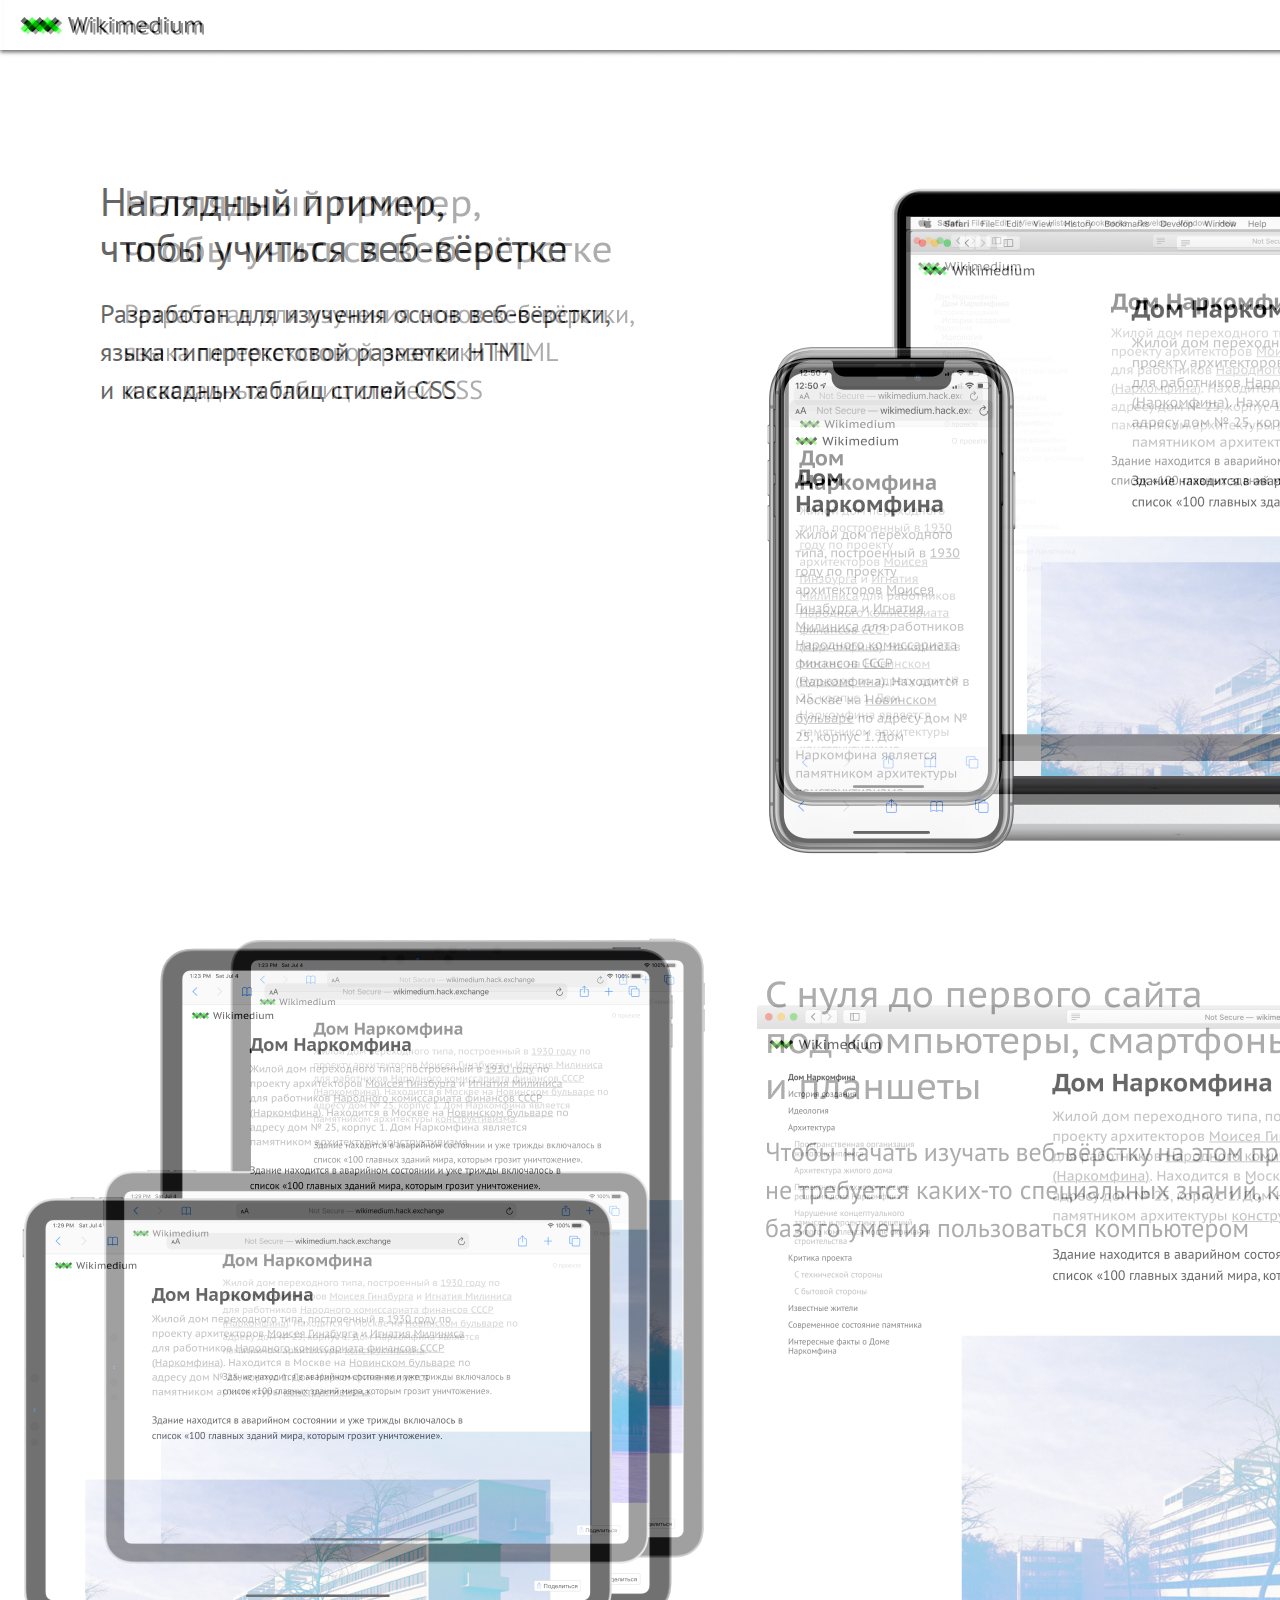
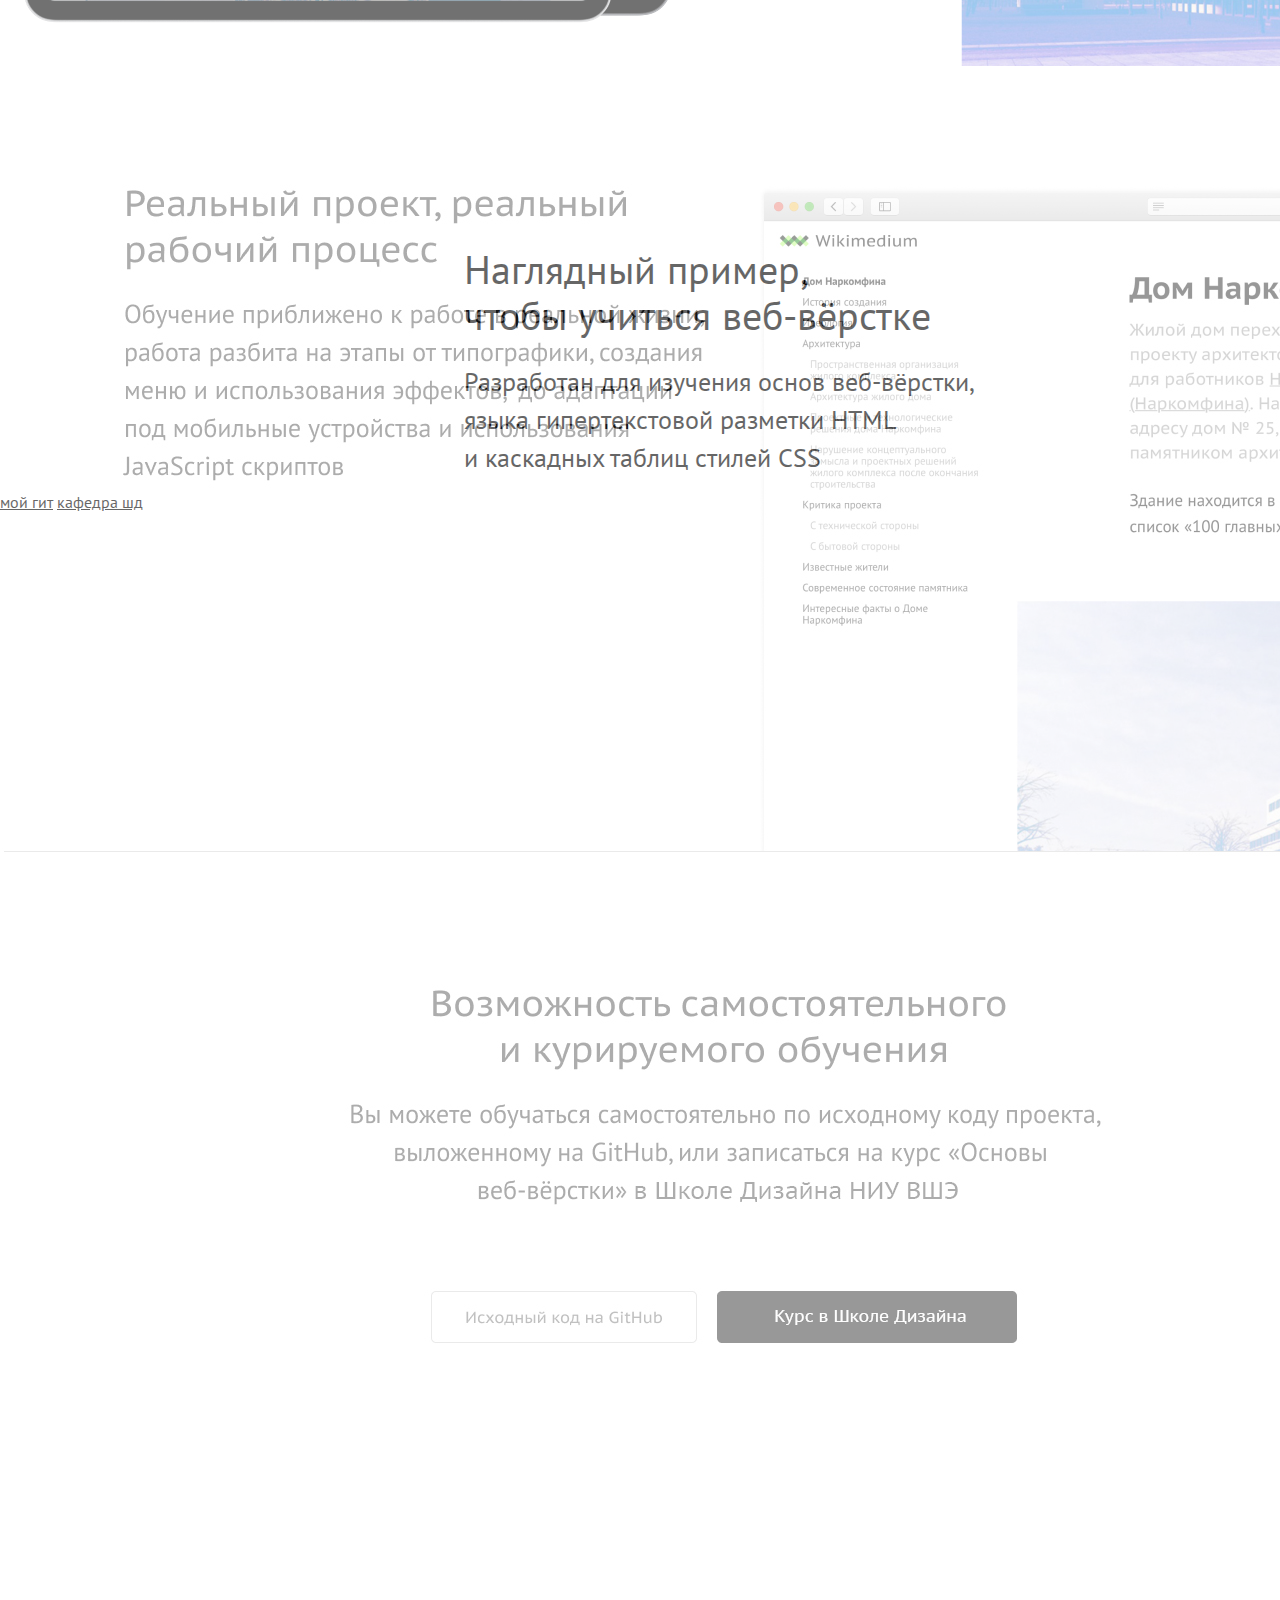
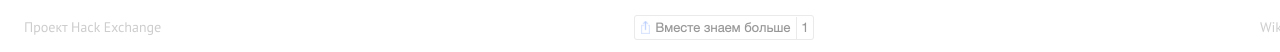
<file: about.html>
<!DOCTYPE html>
<html lang="en" dir="ltr">
  <head>
    <meta charset="utf-8">
    <title>О проекте</title>
    <link rel="stylesheet" href="stylesheets/style.css">
    <style media="screen">
      html {
        background:grey;
        display: block;
        height: 100%;
      }
      body {
        width: 1440px;
        height: 3252px;
        display: block;
        margin: 0 auto;
        position: relative;
        background: white;
      }
      body::before {
        content:'';
        position: absolute;
        top: 0;
        left: 0;
        width:100%;
        height:100%;
        background: url(images/1440.jpg);
        opacity: .4;

      }

    </style>
  </head>
  <body>
    <div class="menubar">
      <a href="index.html"><img src="images/logo.svg" alt=""></a>
      <a href="about.html">О проекте</a>
    </div>
    <section>
      <div>
        <h2>Наглядный пример, <br> чтобы учиться веб-вёрстке</h2>
        <p>Разработан для изучения основ веб-вёрстки, <br> языка гипертекстовой разметки HTML <br> и каскадных таблиц стилей CSS</p>
      </div>
      <div>
        <img src="images/about1.png" alt="">
      </div>
      <div>
        <img src="images/about2.png" alt="">
      </div>
      <div>
        <img src="images/about3.png" alt="">
      </div>
    </section>
    <!-- нижний блок -->
    <section class=".bottom-block">
      <h2>Наглядный пример, <br> чтобы учиться веб-вёрстке</h2>
      <p>Разработан для изучения основ веб-вёрстки, <br> языка гипертекстовой разметки HTML <br> и каскадных таблиц стилей CSS</p>
      <a href="https://github.com/whitegreen/GenerativeArt/blob/main/images/qian.jpg"> мой гит</a>
      <a href="https://design.hse.ru/">кафедра шд</a>
    </section>


  </body>
</html>
</file>
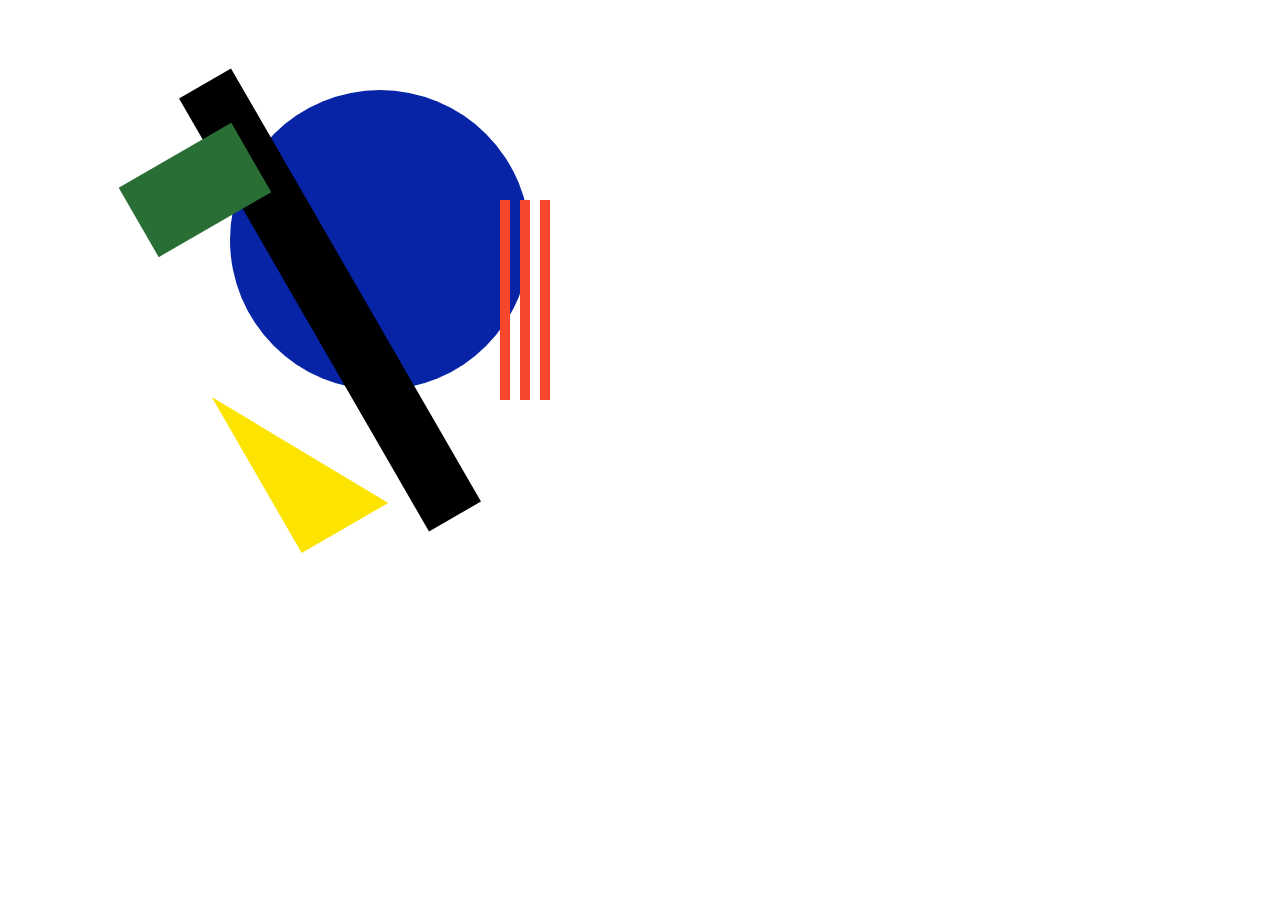
<file: suprematica.html>
<!DOCTYPE html>
<html lang="en" dir="ltr">
  <head>
    <meta charset="utf-8">
    <title>composition</title>
    <style media="screen">
      .black {
        width: 60px;
        height: 500px;
        background: black;
        position: absolute;
        top: 50px;
        left: 300px;
        z-index: 1;
        transform: rotate(-30deg);
        transition: all .10s ease-out;
      }
      .black:hover {
        height: 500px;
        transform: rotate(-45deg);
        transition: all .1s ease-out;
      }
      .green {
        width: 130px;
        height: 80px;
        background: #296E35;
        position: absolute;
        top: 150px;
        left: 130px;

        z-index: 2;
        transform: rotate(-30deg);
      }
      .green:hover {
        transform: scale(45deg);
        background: #F6472C;
      }
      .circle {
        width: 300px;
        height: 300px;
        background: #0723A6;
        position: absolute;
        top: 90px;
        left: 230px;
        border-radius: 100%;
      }

      }
      .white {
        width: 200px;
        height: 200px;
        top: 140px;
        left: 280px;
        background: pink;
        position: absolute;
        border-radius: 100%;
        z-index: 1;
      }
      .red {
        width: 10px;
        height: 200px;
        background: #F6472C;
        position: absolute;
        top: 200px;
        left: 500px;

      }
      .red2 {
        width: 10px;
        height: 200px;
        background: #F6472C;
        position: absolute;
        top: 200px;
        left: 520px;

      }
      .red3 {
        width: 10px;
        height: 200px;
        background: #F6472C;
        position: absolute;
        top: 200px;
        left: 540px;

      }
      .triangle {
    width: 0;
    height: ;
    top: 360px;
    left: 250px;
    position: absolute;
    z-index: 2
    border-left: 100px solid transparent;
    border-right: 100px solid transparent;
    border-bottom: 180px solid #FDE300;
    transform: rotate(-30deg);
}
.triangle:active {
  transform:rotate(360deg);
}
   }
      }
    </style>
  </head>
  <body>
    <div class="black"></div>
    <div class="green"></div>
    <div class="circle"></div>
    <div class="white"></div>
    <div class="red"></div>
    <div class="red2"></div>
    <div class="red3"></div>
    <div class="triangle"></div>



  </body>
</html>
</file>
<file: stylesheets/style.css>
@import 'reset.css';
@import url('https://fonts.googleapis.com/css?family=PT+Sans+Caption:400,700|PT+Sans:400,400i,700,700i&amp;subset=cyrillic');
@import 'layout.css';
@import 'sidebar.css';
@import 'content.css';
@import 'menubar.css';
@import 'about.css';
@import 'responsive.css';
</file>
